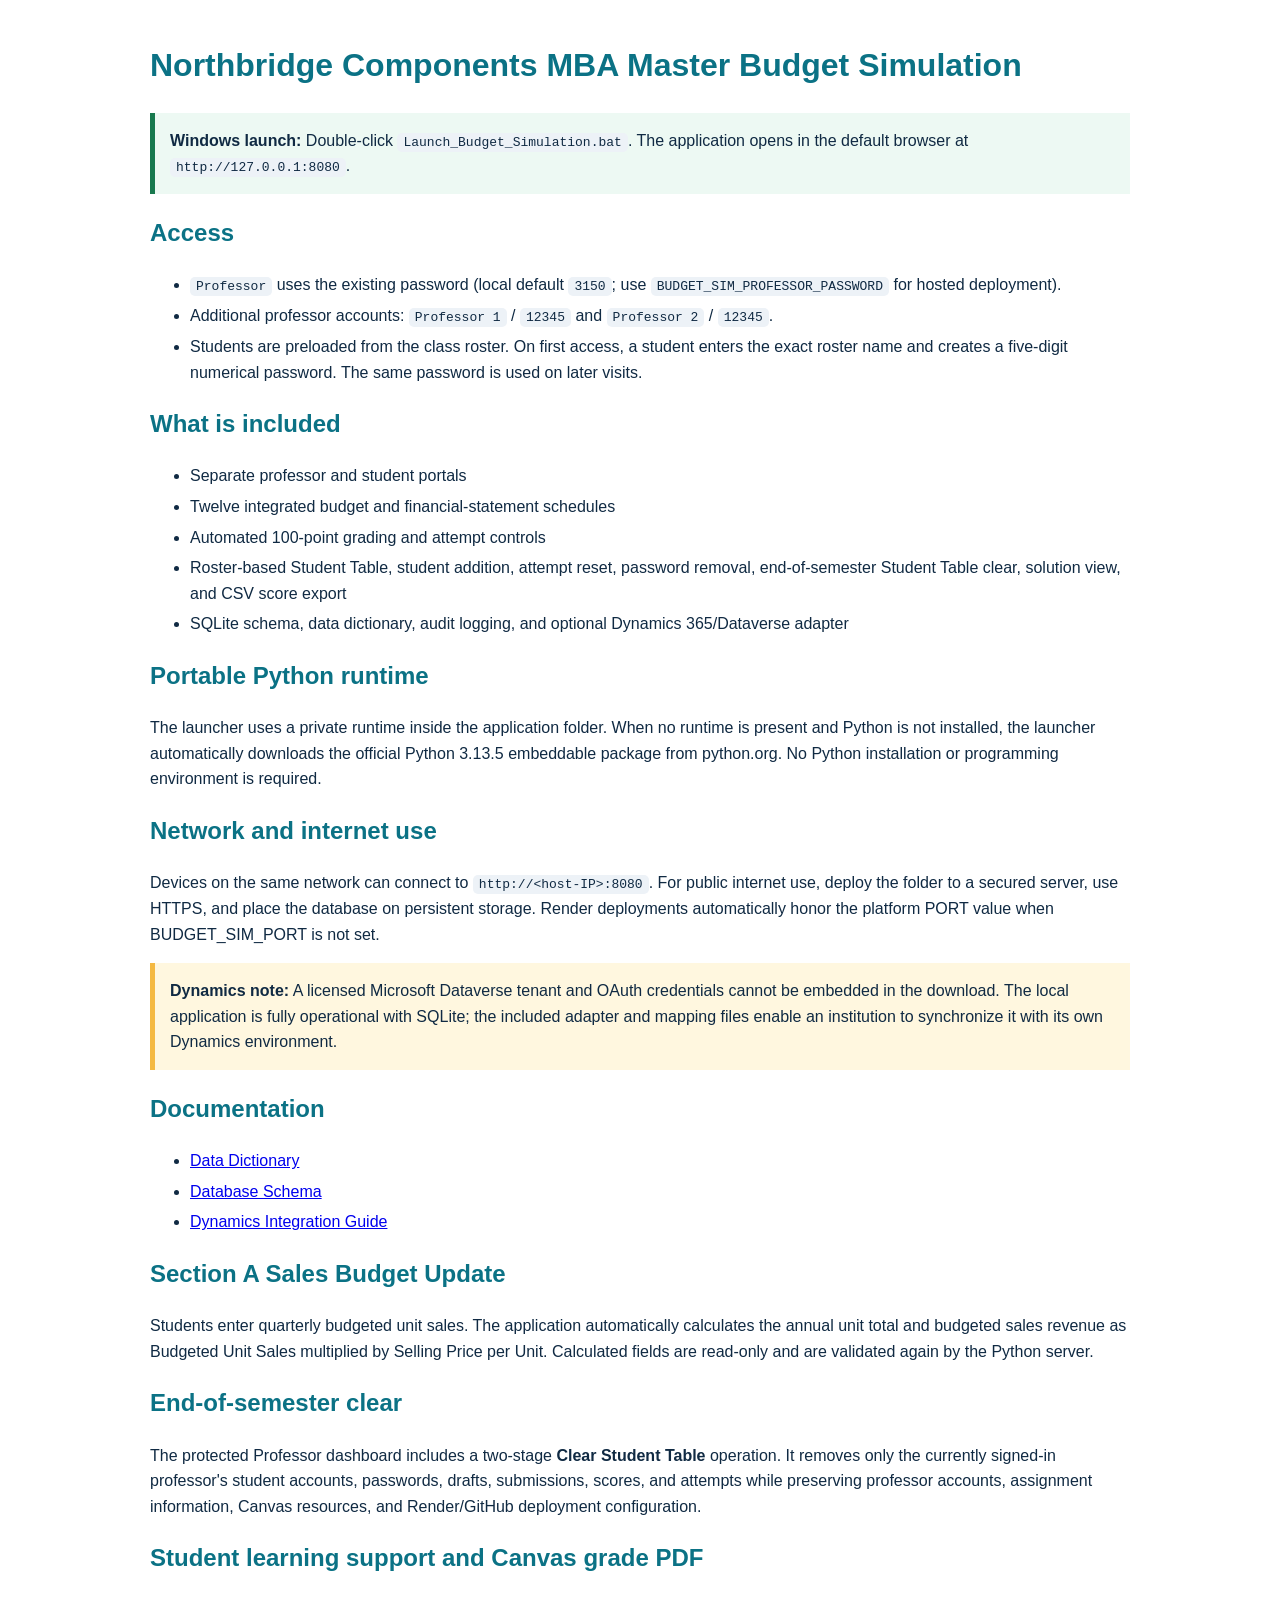
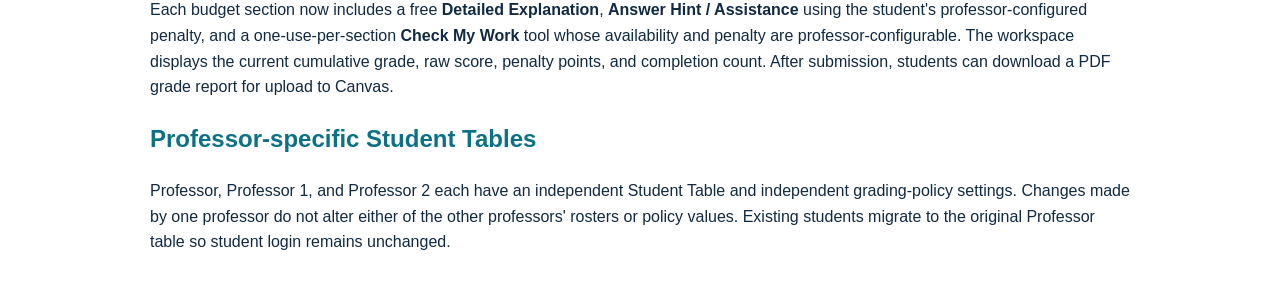
<file: README.html>
<!doctype html><html><head><meta charset="utf-8"><title>Northbridge MBA Budget Simulation</title><style>body{font-family:Segoe UI,Arial,sans-serif;max-width:980px;margin:40px auto;padding:0 20px;color:#102a43;line-height:1.6}h1,h2{color:#0b7285}code{background:#edf2f7;padding:2px 6px;border-radius:5px}.callout{background:#edf9f3;border-left:5px solid #18794e;padding:15px}.warn{background:#fff7df;border-left:5px solid #f4b942;padding:15px}li{margin:5px 0}</style></head><body>
<h1>Northbridge Components MBA Master Budget Simulation</h1>
<p class="callout"><strong>Windows launch:</strong> Double-click <code>Launch_Budget_Simulation.bat</code>. The application opens in the default browser at <code>http://127.0.0.1:8080</code>.</p>
<h2>Access</h2><ul><li><code>Professor</code> uses the existing password (local default <code>3150</code>; use <code>BUDGET_SIM_PROFESSOR_PASSWORD</code> for hosted deployment).</li><li>Additional professor accounts: <code>Professor 1</code> / <code>12345</code> and <code>Professor 2</code> / <code>12345</code>.</li><li>Students are preloaded from the class roster. On first access, a student enters the exact roster name and creates a five-digit numerical password. The same password is used on later visits.</li></ul>
<h2>What is included</h2><ul><li>Separate professor and student portals</li><li>Twelve integrated budget and financial-statement schedules</li><li>Automated 100-point grading and attempt controls</li><li>Roster-based Student Table, student addition, attempt reset, password removal, end-of-semester Student Table clear, solution view, and CSV score export</li><li>SQLite schema, data dictionary, audit logging, and optional Dynamics 365/Dataverse adapter</li></ul>
<h2>Portable Python runtime</h2><p>The launcher uses a private runtime inside the application folder. When no runtime is present and Python is not installed, the launcher automatically downloads the official Python 3.13.5 embeddable package from python.org. No Python installation or programming environment is required.</p>
<h2>Network and internet use</h2><p>Devices on the same network can connect to <code>http://&lt;host-IP&gt;:8080</code>. For public internet use, deploy the folder to a secured server, use HTTPS, and place the database on persistent storage. Render deployments automatically honor the platform PORT value when BUDGET_SIM_PORT is not set.</p>
<p class="warn"><strong>Dynamics note:</strong> A licensed Microsoft Dataverse tenant and OAuth credentials cannot be embedded in the download. The local application is fully operational with SQLite; the included adapter and mapping files enable an institution to synchronize it with its own Dynamics environment.</p>
<h2>Documentation</h2><ul><li><a href="docs/data_dictionary.html">Data Dictionary</a></li><li><a href="docs/schema.html">Database Schema</a></li><li><a href="docs/dynamics_integration.html">Dynamics Integration Guide</a></li></ul>
<section><h2>Section A Sales Budget Update</h2><p>Students enter quarterly budgeted unit sales. The application automatically calculates the annual unit total and budgeted sales revenue as Budgeted Unit Sales multiplied by Selling Price per Unit. Calculated fields are read-only and are validated again by the Python server.</p></section><h2>End-of-semester clear</h2><p>The protected Professor dashboard includes a two-stage <strong>Clear Student Table</strong> operation. It removes only the currently signed-in professor's student accounts, passwords, drafts, submissions, scores, and attempts while preserving professor accounts, assignment information, Canvas resources, and Render/GitHub deployment configuration.</p><section><h2>Student learning support and Canvas grade PDF</h2><p>Each budget section now includes a free <strong>Detailed Explanation</strong>, <strong>Answer Hint / Assistance</strong> using the student's professor-configured penalty, and a one-use-per-section <strong>Check My Work</strong> tool whose availability and penalty are professor-configurable. The workspace displays the current cumulative grade, raw score, penalty points, and completion count. After submission, students can download a PDF grade report for upload to Canvas.</p></section><section><h2>Professor-specific Student Tables</h2><p>Professor, Professor 1, and Professor 2 each have an independent Student Table and independent grading-policy settings. Changes made by one professor do not alter either of the other professors' rosters or policy values. Existing students migrate to the original Professor table so student login remains unchanged.</p></section></body></html>
</file>
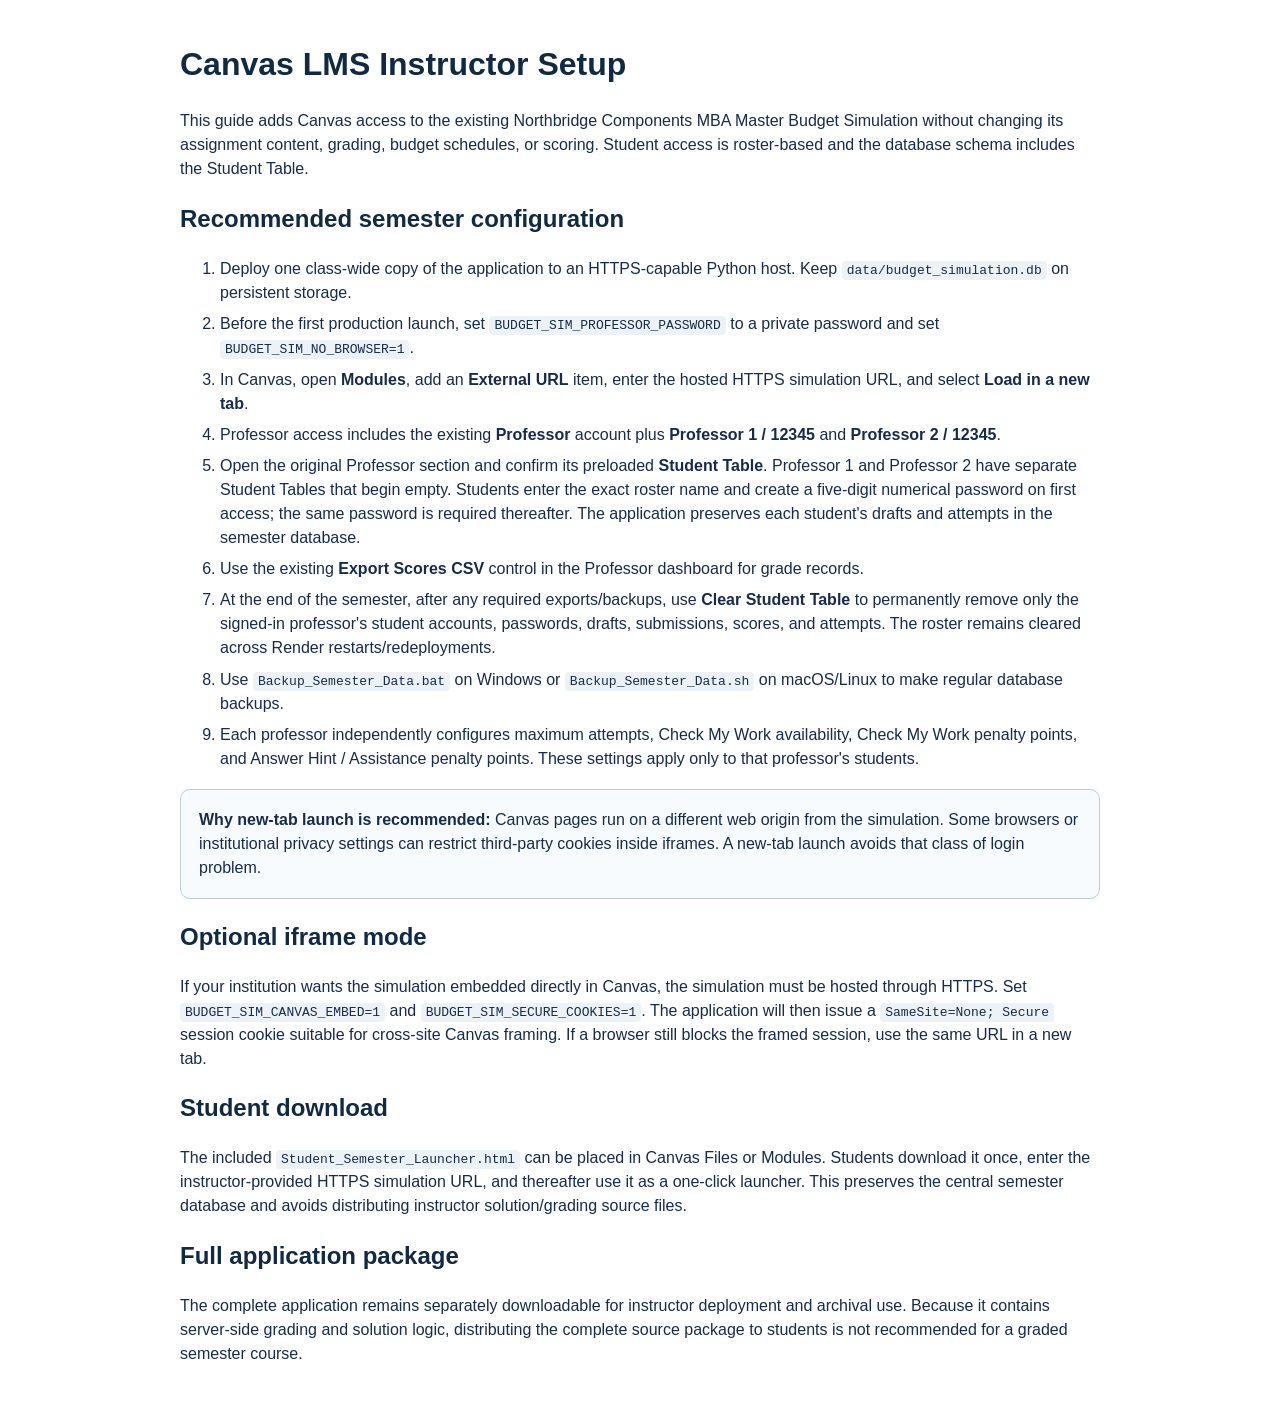
<file: canvas/Canvas_Instructor_Setup_Guide.html>
<!doctype html>
<html lang="en"><head><meta charset="utf-8"><meta name="viewport" content="width=device-width,initial-scale=1"><title>Canvas Instructor Setup — Northbridge MBA Budget Simulation</title>
<style>body{font-family:Arial,sans-serif;line-height:1.5;max-width:920px;margin:40px auto;padding:0 24px;color:#172b4d}h1,h2{color:#102a43}.box{border:1px solid #bcccdc;border-radius:10px;padding:18px;margin:18px 0;background:#f8fbfd}code{background:#edf2f7;padding:2px 5px;border-radius:4px}li{margin:.45rem 0}</style></head><body>
<h1>Canvas LMS Instructor Setup</h1>
<p>This guide adds Canvas access to the existing Northbridge Components MBA Master Budget Simulation without changing its assignment content, grading, budget schedules, or scoring. Student access is roster-based and the database schema includes the Student Table.</p>
<h2>Recommended semester configuration</h2>
<ol>
<li>Deploy one class-wide copy of the application to an HTTPS-capable Python host. Keep <code>data/budget_simulation.db</code> on persistent storage.</li>
<li>Before the first production launch, set <code>BUDGET_SIM_PROFESSOR_PASSWORD</code> to a private password and set <code>BUDGET_SIM_NO_BROWSER=1</code>.</li>
<li>In Canvas, open <strong>Modules</strong>, add an <strong>External URL</strong> item, enter the hosted HTTPS simulation URL, and select <strong>Load in a new tab</strong>.</li>
<li>Professor access includes the existing <strong>Professor</strong> account plus <strong>Professor 1 / 12345</strong> and <strong>Professor 2 / 12345</strong>.</li>
<li>Open the original Professor section and confirm its preloaded <strong>Student Table</strong>. Professor 1 and Professor 2 have separate Student Tables that begin empty. Students enter the exact roster name and create a five-digit numerical password on first access; the same password is required thereafter. The application preserves each student's drafts and attempts in the semester database.</li>
<li>Use the existing <strong>Export Scores CSV</strong> control in the Professor dashboard for grade records.</li>
<li>At the end of the semester, after any required exports/backups, use <strong>Clear Student Table</strong> to permanently remove only the signed-in professor's student accounts, passwords, drafts, submissions, scores, and attempts. The roster remains cleared across Render restarts/redeployments.</li>
<li>Use <code>Backup_Semester_Data.bat</code> on Windows or <code>Backup_Semester_Data.sh</code> on macOS/Linux to make regular database backups.</li>
<li>Each professor independently configures maximum attempts, Check My Work availability, Check My Work penalty points, and Answer Hint / Assistance penalty points. These settings apply only to that professor's students.</li></ol>
<div class="box"><strong>Why new-tab launch is recommended:</strong> Canvas pages run on a different web origin from the simulation. Some browsers or institutional privacy settings can restrict third-party cookies inside iframes. A new-tab launch avoids that class of login problem.</div>
<h2>Optional iframe mode</h2>
<p>If your institution wants the simulation embedded directly in Canvas, the simulation must be hosted through HTTPS. Set <code>BUDGET_SIM_CANVAS_EMBED=1</code> and <code>BUDGET_SIM_SECURE_COOKIES=1</code>. The application will then issue a <code>SameSite=None; Secure</code> session cookie suitable for cross-site Canvas framing. If a browser still blocks the framed session, use the same URL in a new tab.</p>
<h2>Student download</h2>
<p>The included <code>Student_Semester_Launcher.html</code> can be placed in Canvas Files or Modules. Students download it once, enter the instructor-provided HTTPS simulation URL, and thereafter use it as a one-click launcher. This preserves the central semester database and avoids distributing instructor solution/grading source files.</p>
<h2>Full application package</h2>
<p>The complete application remains separately downloadable for instructor deployment and archival use. Because it contains server-side grading and solution logic, distributing the complete source package to students is not recommended for a graded semester course.</p>
</body></html>
</file>
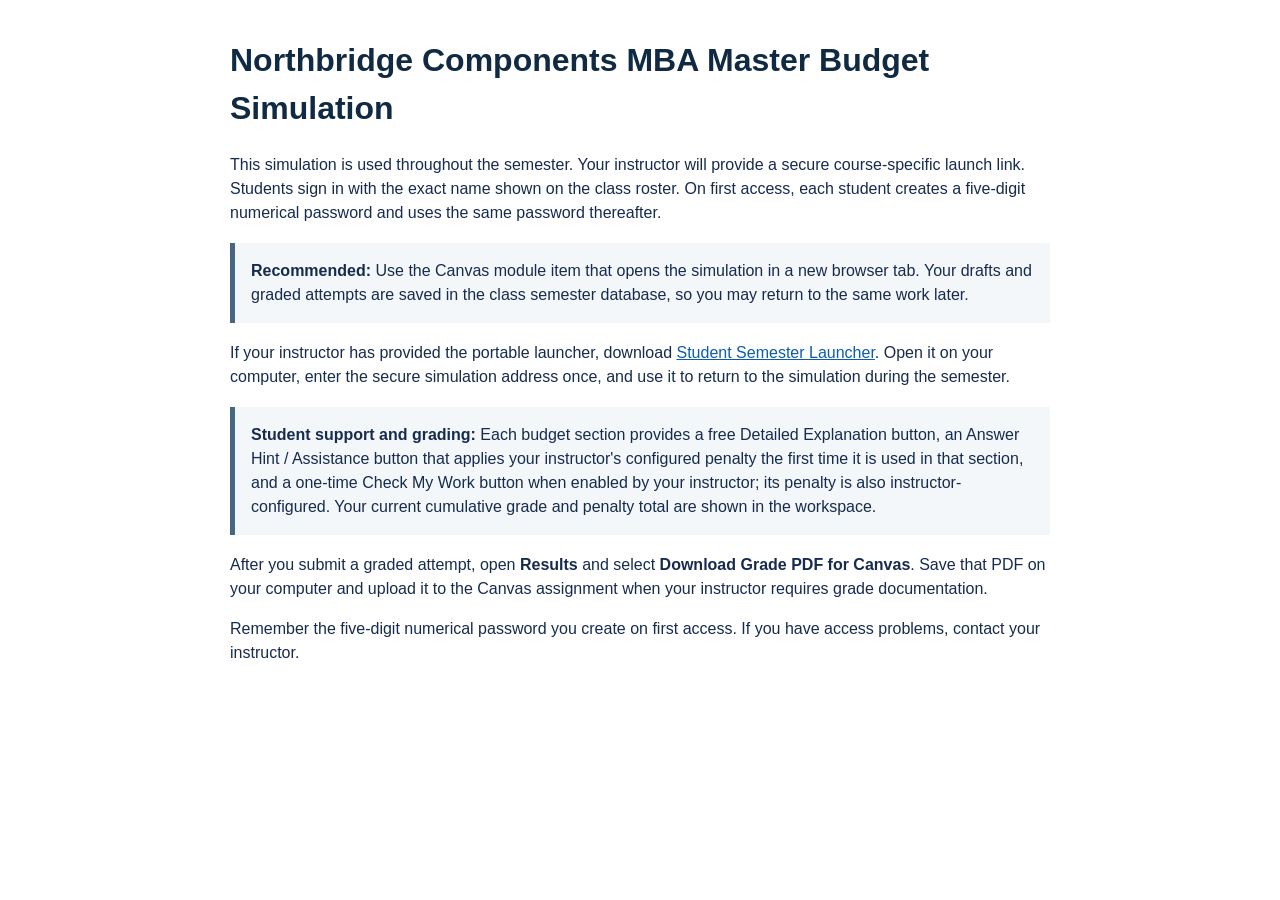
<file: canvas/Canvas_Start_Here.html>
<!doctype html>
<html lang="en"><head><meta charset="utf-8"><meta name="viewport" content="width=device-width,initial-scale=1"><title>Start Here — Northbridge MBA Budget Simulation</title>
<style>body{font-family:Arial,sans-serif;line-height:1.5;max-width:820px;margin:36px auto;padding:0 22px;color:#172b4d}h1{color:#102a43}.box{padding:16px;border-left:5px solid #486581;background:#f3f7fa;margin:18px 0}a{color:#0b5cab}</style></head><body>
<h1>Northbridge Components MBA Master Budget Simulation</h1>
<p>This simulation is used throughout the semester. Your instructor will provide a secure course-specific launch link. Students sign in with the exact name shown on the class roster. On first access, each student creates a five-digit numerical password and uses the same password thereafter.</p>
<div class="box"><strong>Recommended:</strong> Use the Canvas module item that opens the simulation in a new browser tab. Your drafts and graded attempts are saved in the class semester database, so you may return to the same work later.</div>
<p>If your instructor has provided the portable launcher, download <a href="Student_Semester_Launcher.html">Student Semester Launcher</a>. Open it on your computer, enter the secure simulation address once, and use it to return to the simulation during the semester.</p>
<div class="box"><strong>Student support and grading:</strong> Each budget section provides a free Detailed Explanation button, an Answer Hint / Assistance button that applies your instructor's configured penalty the first time it is used in that section, and a one-time Check My Work button when enabled by your instructor; its penalty is also instructor-configured. Your current cumulative grade and penalty total are shown in the workspace.</div>
<p>After you submit a graded attempt, open <strong>Results</strong> and select <strong>Download Grade PDF for Canvas</strong>. Save that PDF on your computer and upload it to the Canvas assignment when your instructor requires grade documentation.</p>
<p>Remember the five-digit numerical password you create on first access. If you have access problems, contact your instructor.</p>
</body></html>
</file>
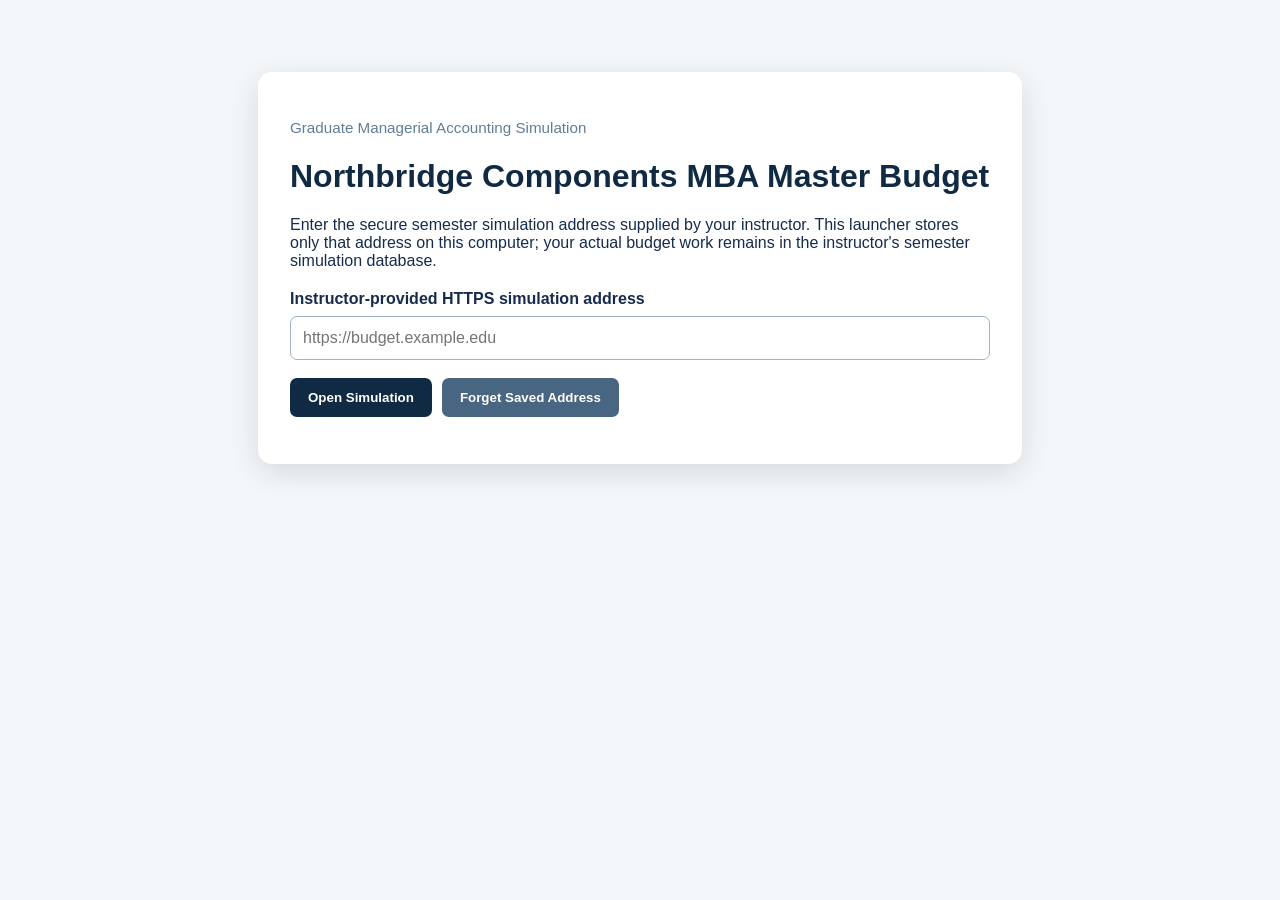
<file: canvas/Student_Semester_Launcher.html>
<!doctype html>
<html lang="en"><head><meta charset="utf-8"><meta name="viewport" content="width=device-width,initial-scale=1"><title>Northbridge MBA Budget Simulation — Semester Launcher</title>
<style>body{font-family:Arial,sans-serif;background:#f3f7fa;color:#172b4d;margin:0}.card{max-width:700px;margin:8vh auto;background:#fff;padding:32px;border-radius:14px;box-shadow:0 8px 30px rgba(0,0,0,.12)}h1{color:#102a43}label{display:block;font-weight:700;margin:20px 0 8px}input{width:100%;box-sizing:border-box;padding:12px;border:1px solid #9fb3c8;border-radius:7px;font-size:16px}button{margin-top:18px;padding:12px 18px;border:0;border-radius:7px;background:#102a43;color:#fff;font-weight:700;cursor:pointer}.secondary{background:#486581}.muted{color:#627d98;font-size:.95rem}.row{display:flex;gap:10px;flex-wrap:wrap}</style></head><body><main class="card">
<p class="muted">Graduate Managerial Accounting Simulation</p><h1>Northbridge Components MBA Master Budget</h1>
<p>Enter the secure semester simulation address supplied by your instructor. This launcher stores only that address on this computer; your actual budget work remains in the instructor's semester simulation database.</p>
<label for="url">Instructor-provided HTTPS simulation address</label><input id="url" type="url" placeholder="https://budget.example.edu" autocomplete="url">
<div class="row"><button id="launch">Open Simulation</button><button id="clear" class="secondary" type="button">Forget Saved Address</button></div>
<p id="status" class="muted"></p></main>
<script>
const key='northbridge_budget_simulation_url'; const input=document.getElementById('url'); const status=document.getElementById('status');
input.value=localStorage.getItem(key)||'';
document.getElementById('launch').addEventListener('click',()=>{let v=input.value.trim(); if(!v){status.textContent='Enter the simulation address supplied by your instructor.';return;} try{const u=new URL(v); if(u.protocol!=='https:'){status.textContent='For semester Canvas use, enter an HTTPS address.';return;} localStorage.setItem(key,u.href.replace(/\/$/,'')); window.open(u.href,'_blank','noopener'); status.textContent='Simulation opened in a new browser tab.';}catch(e){status.textContent='Enter a valid web address.';}});
document.getElementById('clear').addEventListener('click',()=>{localStorage.removeItem(key); input.value=''; status.textContent='Saved address removed.';});
</script></body></html>
</file>
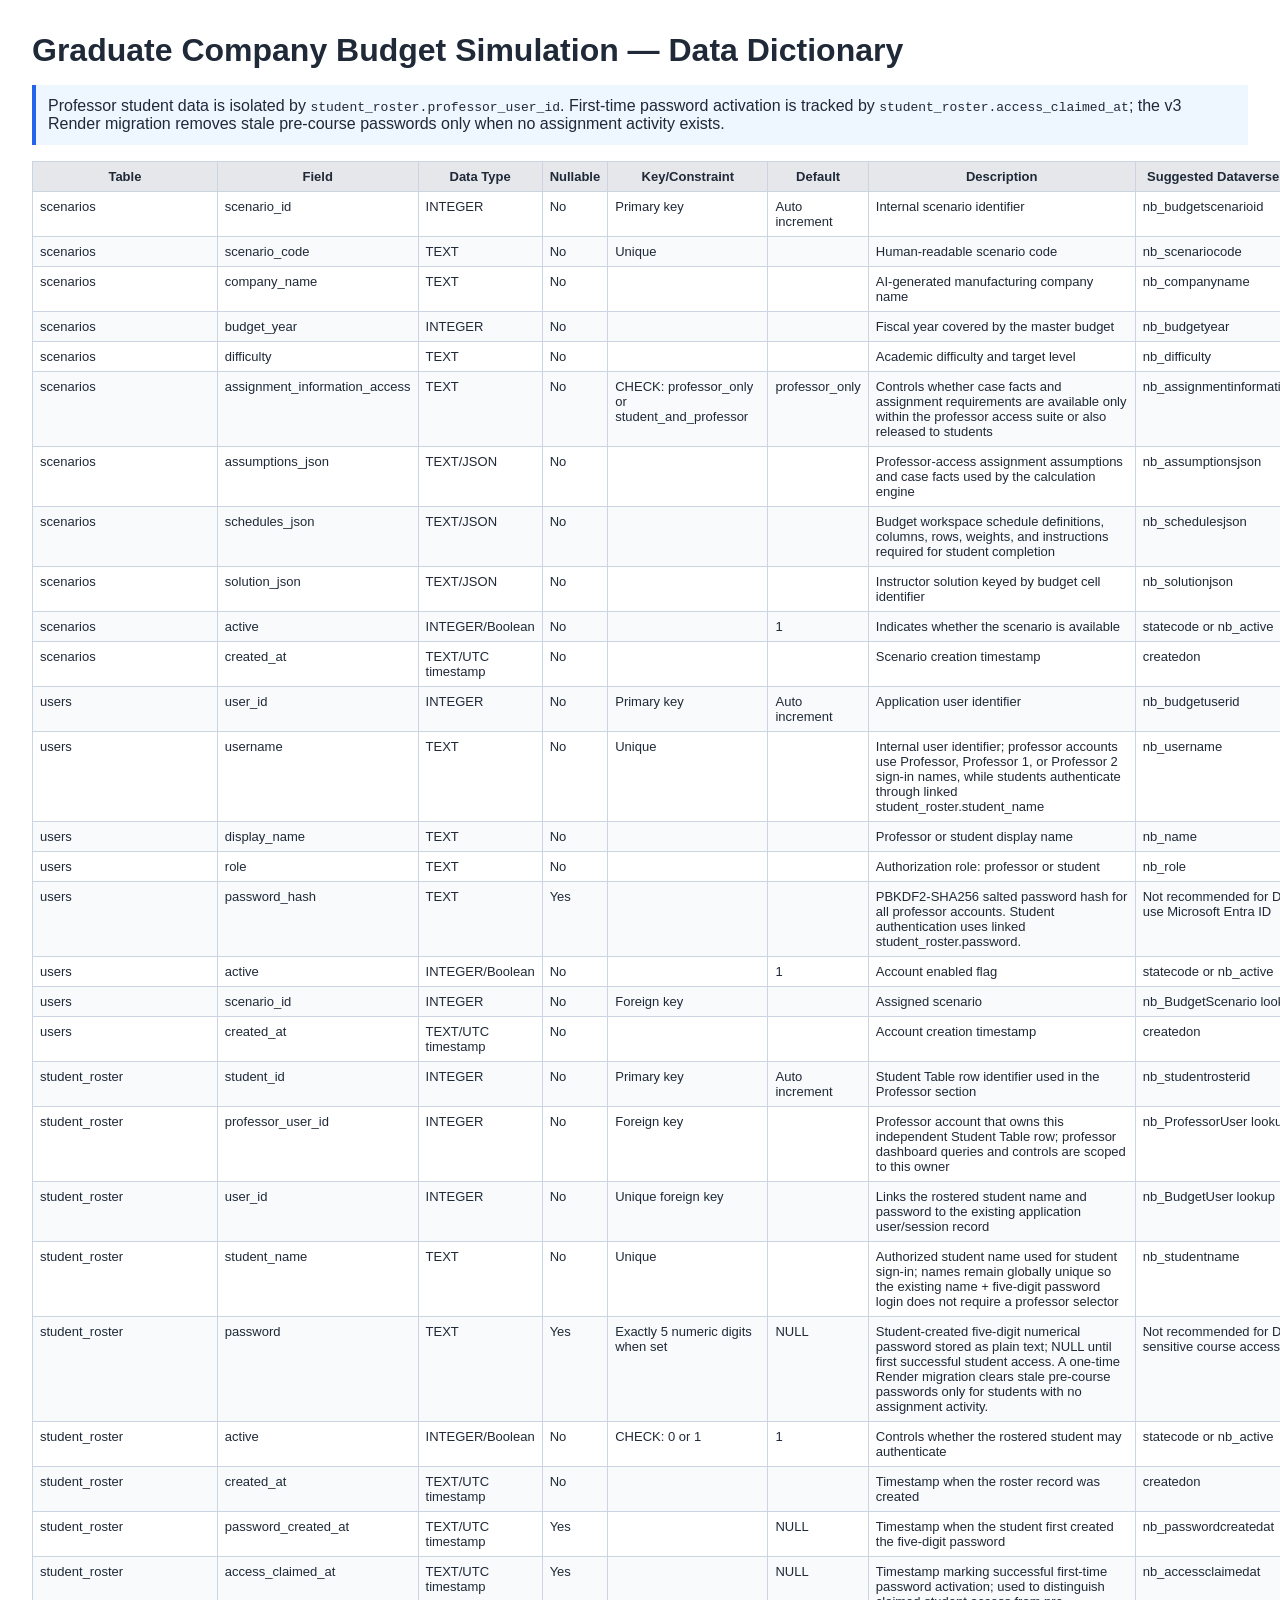
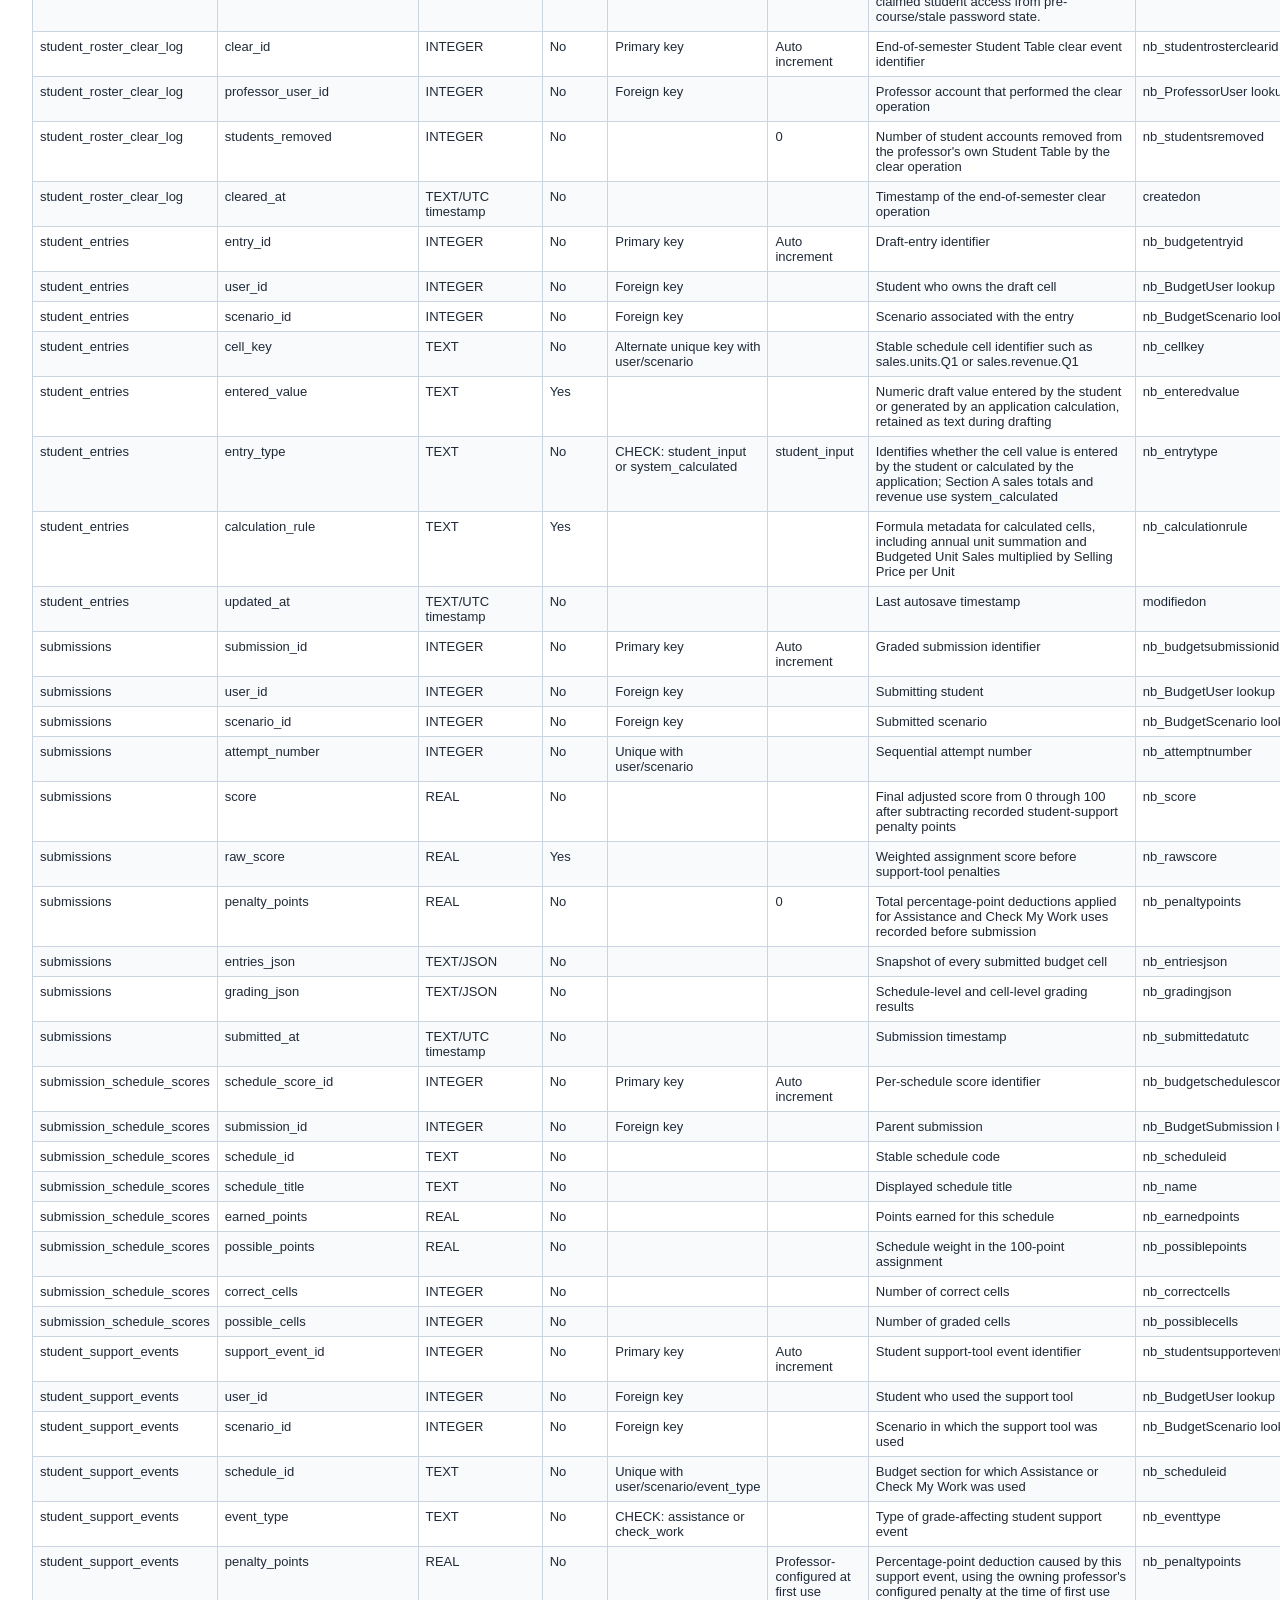
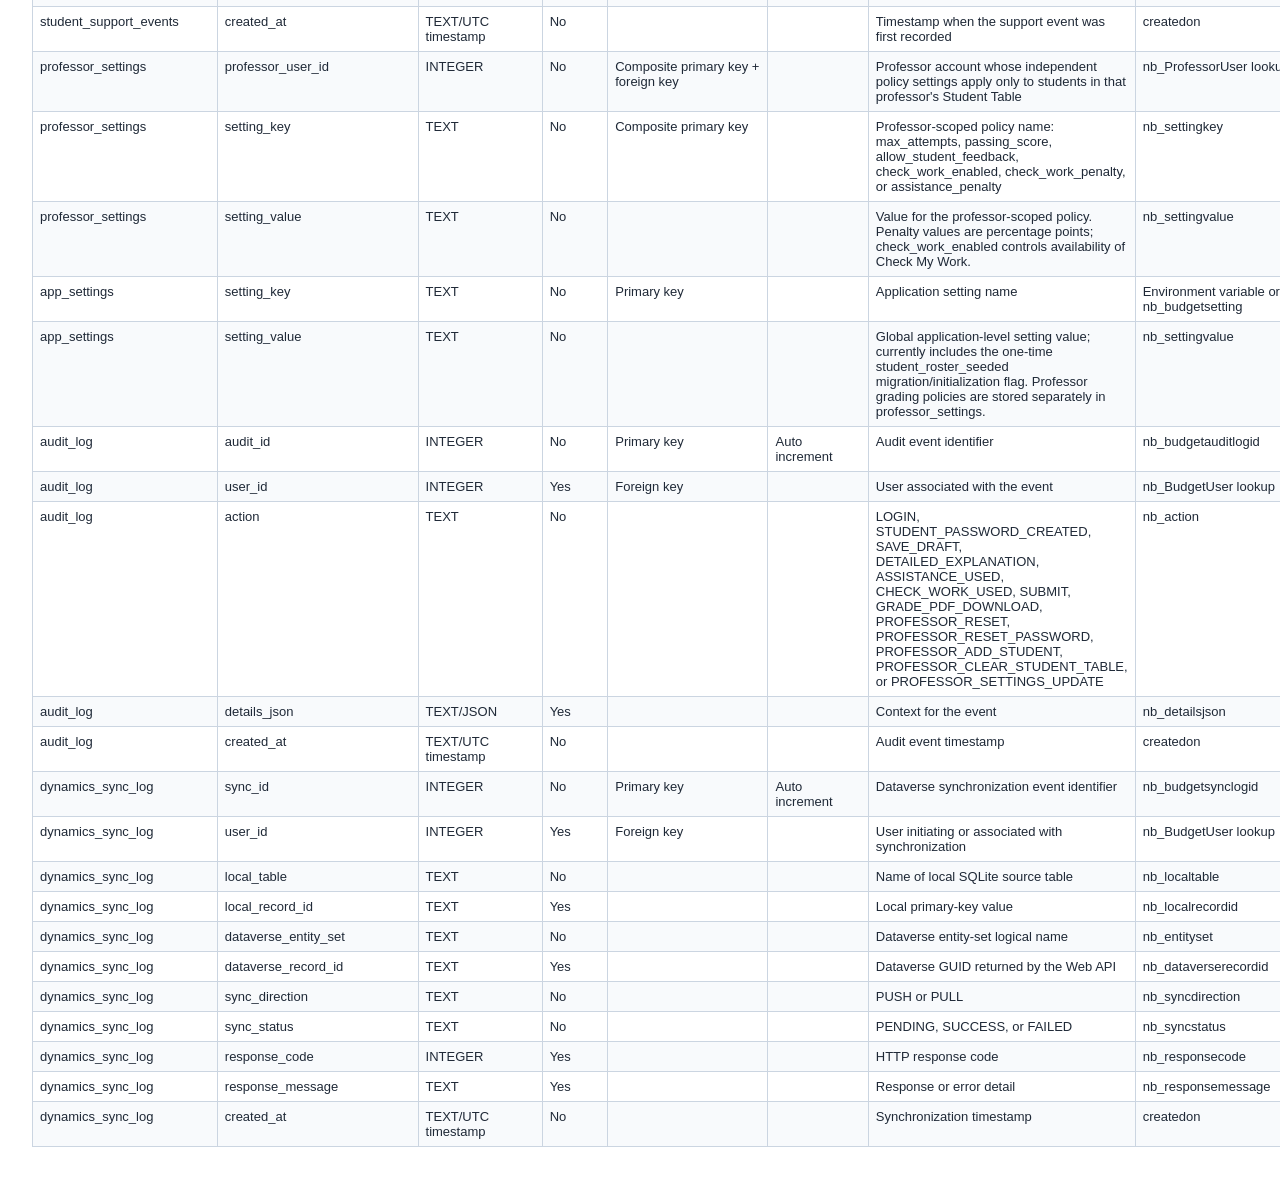
<file: docs/data_dictionary.html>
<!doctype html><html><head><meta charset="utf-8"><title>Data Dictionary</title><style>body{font-family:Arial,sans-serif;margin:32px;color:#1f2937}h1{margin-bottom:6px}.note{background:#eef6ff;border-left:4px solid #2563eb;padding:12px;margin:16px 0}table{border-collapse:collapse;width:100%;font-size:13px}th,td{border:1px solid #cbd5e1;padding:7px;vertical-align:top}th{background:#e5e7eb;position:sticky;top:0}tr:nth-child(even){background:#f8fafc}</style></head><body><h1>Graduate Company Budget Simulation — Data Dictionary</h1><div class="note">Professor student data is isolated by <code>student_roster.professor_user_id</code>. First-time password activation is tracked by <code>student_roster.access_claimed_at</code>; the v3 Render migration removes stale pre-course passwords only when no assignment activity exists.</div><table><thead><tr><th>Table</th><th>Field</th><th>Data Type</th><th>Nullable</th><th>Key/Constraint</th><th>Default</th><th>Description</th><th>Suggested Dataverse Column</th></tr></thead><tbody><tr><td>scenarios</td><td>scenario_id</td><td>INTEGER</td><td>No</td><td>Primary key</td><td>Auto increment</td><td>Internal scenario identifier</td><td>nb_budgetscenarioid</td></tr><tr><td>scenarios</td><td>scenario_code</td><td>TEXT</td><td>No</td><td>Unique</td><td></td><td>Human-readable scenario code</td><td>nb_scenariocode</td></tr><tr><td>scenarios</td><td>company_name</td><td>TEXT</td><td>No</td><td></td><td></td><td>AI-generated manufacturing company name</td><td>nb_companyname</td></tr><tr><td>scenarios</td><td>budget_year</td><td>INTEGER</td><td>No</td><td></td><td></td><td>Fiscal year covered by the master budget</td><td>nb_budgetyear</td></tr><tr><td>scenarios</td><td>difficulty</td><td>TEXT</td><td>No</td><td></td><td></td><td>Academic difficulty and target level</td><td>nb_difficulty</td></tr><tr><td>scenarios</td><td>assignment_information_access</td><td>TEXT</td><td>No</td><td>CHECK: professor_only or student_and_professor</td><td>professor_only</td><td>Controls whether case facts and assignment requirements are available only within the professor access suite or also released to students</td><td>nb_assignmentinformationaccess</td></tr><tr><td>scenarios</td><td>assumptions_json</td><td>TEXT/JSON</td><td>No</td><td></td><td></td><td>Professor-access assignment assumptions and case facts used by the calculation engine</td><td>nb_assumptionsjson</td></tr><tr><td>scenarios</td><td>schedules_json</td><td>TEXT/JSON</td><td>No</td><td></td><td></td><td>Budget workspace schedule definitions, columns, rows, weights, and instructions required for student completion</td><td>nb_schedulesjson</td></tr><tr><td>scenarios</td><td>solution_json</td><td>TEXT/JSON</td><td>No</td><td></td><td></td><td>Instructor solution keyed by budget cell identifier</td><td>nb_solutionjson</td></tr><tr><td>scenarios</td><td>active</td><td>INTEGER/Boolean</td><td>No</td><td></td><td>1</td><td>Indicates whether the scenario is available</td><td>statecode or nb_active</td></tr><tr><td>scenarios</td><td>created_at</td><td>TEXT/UTC timestamp</td><td>No</td><td></td><td></td><td>Scenario creation timestamp</td><td>createdon</td></tr><tr><td>users</td><td>user_id</td><td>INTEGER</td><td>No</td><td>Primary key</td><td>Auto increment</td><td>Application user identifier</td><td>nb_budgetuserid</td></tr><tr><td>users</td><td>username</td><td>TEXT</td><td>No</td><td>Unique</td><td></td><td>Internal user identifier; professor accounts use Professor, Professor 1, or Professor 2 sign-in names, while students authenticate through linked student_roster.student_name</td><td>nb_username</td></tr><tr><td>users</td><td>display_name</td><td>TEXT</td><td>No</td><td></td><td></td><td>Professor or student display name</td><td>nb_name</td></tr><tr><td>users</td><td>role</td><td>TEXT</td><td>No</td><td></td><td></td><td>Authorization role: professor or student</td><td>nb_role</td></tr><tr><td>users</td><td>password_hash</td><td>TEXT</td><td>Yes</td><td></td><td></td><td>PBKDF2-SHA256 salted password hash for all professor accounts. Student authentication uses linked student_roster.password.</td><td>Not recommended for Dataverse; use Microsoft Entra ID</td></tr><tr><td>users</td><td>active</td><td>INTEGER/Boolean</td><td>No</td><td></td><td>1</td><td>Account enabled flag</td><td>statecode or nb_active</td></tr><tr><td>users</td><td>scenario_id</td><td>INTEGER</td><td>No</td><td>Foreign key</td><td></td><td>Assigned scenario</td><td>nb_BudgetScenario lookup</td></tr><tr><td>users</td><td>created_at</td><td>TEXT/UTC timestamp</td><td>No</td><td></td><td></td><td>Account creation timestamp</td><td>createdon</td></tr><tr><td>student_roster</td><td>student_id</td><td>INTEGER</td><td>No</td><td>Primary key</td><td>Auto increment</td><td>Student Table row identifier used in the Professor section</td><td>nb_studentrosterid</td></tr><tr><td>student_roster</td><td>professor_user_id</td><td>INTEGER</td><td>No</td><td>Foreign key</td><td></td><td>Professor account that owns this independent Student Table row; professor dashboard queries and controls are scoped to this owner</td><td>nb_ProfessorUser lookup</td></tr><tr><td>student_roster</td><td>user_id</td><td>INTEGER</td><td>No</td><td>Unique foreign key</td><td></td><td>Links the rostered student name and password to the existing application user/session record</td><td>nb_BudgetUser lookup</td></tr><tr><td>student_roster</td><td>student_name</td><td>TEXT</td><td>No</td><td>Unique</td><td></td><td>Authorized student name used for student sign-in; names remain globally unique so the existing name + five-digit password login does not require a professor selector</td><td>nb_studentname</td></tr><tr><td>student_roster</td><td>password</td><td>TEXT</td><td>Yes</td><td>Exactly 5 numeric digits when set</td><td>NULL</td><td>Student-created five-digit numerical password stored as plain text; NULL until first successful student access. A one-time Render migration clears stale pre-course passwords only for students with no assignment activity.</td><td>Not recommended for Dataverse; sensitive course access field</td></tr><tr><td>student_roster</td><td>active</td><td>INTEGER/Boolean</td><td>No</td><td>CHECK: 0 or 1</td><td>1</td><td>Controls whether the rostered student may authenticate</td><td>statecode or nb_active</td></tr><tr><td>student_roster</td><td>created_at</td><td>TEXT/UTC timestamp</td><td>No</td><td></td><td></td><td>Timestamp when the roster record was created</td><td>createdon</td></tr><tr><td>student_roster</td><td>password_created_at</td><td>TEXT/UTC timestamp</td><td>Yes</td><td></td><td>NULL</td><td>Timestamp when the student first created the five-digit password</td><td>nb_passwordcreatedat</td></tr><tr><td>student_roster</td><td>access_claimed_at</td><td>TEXT/UTC timestamp</td><td>Yes</td><td></td><td>NULL</td><td>Timestamp marking successful first-time password activation; used to distinguish claimed student access from pre-course/stale password state.</td><td>nb_accessclaimedat</td></tr><tr><td>student_roster_clear_log</td><td>clear_id</td><td>INTEGER</td><td>No</td><td>Primary key</td><td>Auto increment</td><td>End-of-semester Student Table clear event identifier</td><td>nb_studentrosterclearid</td></tr><tr><td>student_roster_clear_log</td><td>professor_user_id</td><td>INTEGER</td><td>No</td><td>Foreign key</td><td></td><td>Professor account that performed the clear operation</td><td>nb_ProfessorUser lookup</td></tr><tr><td>student_roster_clear_log</td><td>students_removed</td><td>INTEGER</td><td>No</td><td></td><td>0</td><td>Number of student accounts removed from the professor&#x27;s own Student Table by the clear operation</td><td>nb_studentsremoved</td></tr><tr><td>student_roster_clear_log</td><td>cleared_at</td><td>TEXT/UTC timestamp</td><td>No</td><td></td><td></td><td>Timestamp of the end-of-semester clear operation</td><td>createdon</td></tr><tr><td>student_entries</td><td>entry_id</td><td>INTEGER</td><td>No</td><td>Primary key</td><td>Auto increment</td><td>Draft-entry identifier</td><td>nb_budgetentryid</td></tr><tr><td>student_entries</td><td>user_id</td><td>INTEGER</td><td>No</td><td>Foreign key</td><td></td><td>Student who owns the draft cell</td><td>nb_BudgetUser lookup</td></tr><tr><td>student_entries</td><td>scenario_id</td><td>INTEGER</td><td>No</td><td>Foreign key</td><td></td><td>Scenario associated with the entry</td><td>nb_BudgetScenario lookup</td></tr><tr><td>student_entries</td><td>cell_key</td><td>TEXT</td><td>No</td><td>Alternate unique key with user/scenario</td><td></td><td>Stable schedule cell identifier such as sales.units.Q1 or sales.revenue.Q1</td><td>nb_cellkey</td></tr><tr><td>student_entries</td><td>entered_value</td><td>TEXT</td><td>Yes</td><td></td><td></td><td>Numeric draft value entered by the student or generated by an application calculation, retained as text during drafting</td><td>nb_enteredvalue</td></tr><tr><td>student_entries</td><td>entry_type</td><td>TEXT</td><td>No</td><td>CHECK: student_input or system_calculated</td><td>student_input</td><td>Identifies whether the cell value is entered by the student or calculated by the application; Section A sales totals and revenue use system_calculated</td><td>nb_entrytype</td></tr><tr><td>student_entries</td><td>calculation_rule</td><td>TEXT</td><td>Yes</td><td></td><td></td><td>Formula metadata for calculated cells, including annual unit summation and Budgeted Unit Sales multiplied by Selling Price per Unit</td><td>nb_calculationrule</td></tr><tr><td>student_entries</td><td>updated_at</td><td>TEXT/UTC timestamp</td><td>No</td><td></td><td></td><td>Last autosave timestamp</td><td>modifiedon</td></tr><tr><td>submissions</td><td>submission_id</td><td>INTEGER</td><td>No</td><td>Primary key</td><td>Auto increment</td><td>Graded submission identifier</td><td>nb_budgetsubmissionid</td></tr><tr><td>submissions</td><td>user_id</td><td>INTEGER</td><td>No</td><td>Foreign key</td><td></td><td>Submitting student</td><td>nb_BudgetUser lookup</td></tr><tr><td>submissions</td><td>scenario_id</td><td>INTEGER</td><td>No</td><td>Foreign key</td><td></td><td>Submitted scenario</td><td>nb_BudgetScenario lookup</td></tr><tr><td>submissions</td><td>attempt_number</td><td>INTEGER</td><td>No</td><td>Unique with user/scenario</td><td></td><td>Sequential attempt number</td><td>nb_attemptnumber</td></tr><tr><td>submissions</td><td>score</td><td>REAL</td><td>No</td><td></td><td></td><td>Final adjusted score from 0 through 100 after subtracting recorded student-support penalty points</td><td>nb_score</td></tr><tr><td>submissions</td><td>raw_score</td><td>REAL</td><td>Yes</td><td></td><td></td><td>Weighted assignment score before support-tool penalties</td><td>nb_rawscore</td></tr><tr><td>submissions</td><td>penalty_points</td><td>REAL</td><td>No</td><td></td><td>0</td><td>Total percentage-point deductions applied for Assistance and Check My Work uses recorded before submission</td><td>nb_penaltypoints</td></tr><tr><td>submissions</td><td>entries_json</td><td>TEXT/JSON</td><td>No</td><td></td><td></td><td>Snapshot of every submitted budget cell</td><td>nb_entriesjson</td></tr><tr><td>submissions</td><td>grading_json</td><td>TEXT/JSON</td><td>No</td><td></td><td></td><td>Schedule-level and cell-level grading results</td><td>nb_gradingjson</td></tr><tr><td>submissions</td><td>submitted_at</td><td>TEXT/UTC timestamp</td><td>No</td><td></td><td></td><td>Submission timestamp</td><td>nb_submittedatutc</td></tr><tr><td>submission_schedule_scores</td><td>schedule_score_id</td><td>INTEGER</td><td>No</td><td>Primary key</td><td>Auto increment</td><td>Per-schedule score identifier</td><td>nb_budgetschedulescoreid</td></tr><tr><td>submission_schedule_scores</td><td>submission_id</td><td>INTEGER</td><td>No</td><td>Foreign key</td><td></td><td>Parent submission</td><td>nb_BudgetSubmission lookup</td></tr><tr><td>submission_schedule_scores</td><td>schedule_id</td><td>TEXT</td><td>No</td><td></td><td></td><td>Stable schedule code</td><td>nb_scheduleid</td></tr><tr><td>submission_schedule_scores</td><td>schedule_title</td><td>TEXT</td><td>No</td><td></td><td></td><td>Displayed schedule title</td><td>nb_name</td></tr><tr><td>submission_schedule_scores</td><td>earned_points</td><td>REAL</td><td>No</td><td></td><td></td><td>Points earned for this schedule</td><td>nb_earnedpoints</td></tr><tr><td>submission_schedule_scores</td><td>possible_points</td><td>REAL</td><td>No</td><td></td><td></td><td>Schedule weight in the 100-point assignment</td><td>nb_possiblepoints</td></tr><tr><td>submission_schedule_scores</td><td>correct_cells</td><td>INTEGER</td><td>No</td><td></td><td></td><td>Number of correct cells</td><td>nb_correctcells</td></tr><tr><td>submission_schedule_scores</td><td>possible_cells</td><td>INTEGER</td><td>No</td><td></td><td></td><td>Number of graded cells</td><td>nb_possiblecells</td></tr><tr><td>student_support_events</td><td>support_event_id</td><td>INTEGER</td><td>No</td><td>Primary key</td><td>Auto increment</td><td>Student support-tool event identifier</td><td>nb_studentsupporteventid</td></tr><tr><td>student_support_events</td><td>user_id</td><td>INTEGER</td><td>No</td><td>Foreign key</td><td></td><td>Student who used the support tool</td><td>nb_BudgetUser lookup</td></tr><tr><td>student_support_events</td><td>scenario_id</td><td>INTEGER</td><td>No</td><td>Foreign key</td><td></td><td>Scenario in which the support tool was used</td><td>nb_BudgetScenario lookup</td></tr><tr><td>student_support_events</td><td>schedule_id</td><td>TEXT</td><td>No</td><td>Unique with user/scenario/event_type</td><td></td><td>Budget section for which Assistance or Check My Work was used</td><td>nb_scheduleid</td></tr><tr><td>student_support_events</td><td>event_type</td><td>TEXT</td><td>No</td><td>CHECK: assistance or check_work</td><td></td><td>Type of grade-affecting student support event</td><td>nb_eventtype</td></tr><tr><td>student_support_events</td><td>penalty_points</td><td>REAL</td><td>No</td><td></td><td>Professor-configured at first use</td><td>Percentage-point deduction caused by this support event, using the owning professor&#x27;s configured penalty at the time of first use</td><td>nb_penaltypoints</td></tr><tr><td>student_support_events</td><td>created_at</td><td>TEXT/UTC timestamp</td><td>No</td><td></td><td></td><td>Timestamp when the support event was first recorded</td><td>createdon</td></tr><tr><td>professor_settings</td><td>professor_user_id</td><td>INTEGER</td><td>No</td><td>Composite primary key + foreign key</td><td></td><td>Professor account whose independent policy settings apply only to students in that professor&#x27;s Student Table</td><td>nb_ProfessorUser lookup</td></tr><tr><td>professor_settings</td><td>setting_key</td><td>TEXT</td><td>No</td><td>Composite primary key</td><td></td><td>Professor-scoped policy name: max_attempts, passing_score, allow_student_feedback, check_work_enabled, check_work_penalty, or assistance_penalty</td><td>nb_settingkey</td></tr><tr><td>professor_settings</td><td>setting_value</td><td>TEXT</td><td>No</td><td></td><td></td><td>Value for the professor-scoped policy. Penalty values are percentage points; check_work_enabled controls availability of Check My Work.</td><td>nb_settingvalue</td></tr><tr><td>app_settings</td><td>setting_key</td><td>TEXT</td><td>No</td><td>Primary key</td><td></td><td>Application setting name</td><td>Environment variable or nb_budgetsetting</td></tr><tr><td>app_settings</td><td>setting_value</td><td>TEXT</td><td>No</td><td></td><td></td><td>Global application-level setting value; currently includes the one-time student_roster_seeded migration/initialization flag. Professor grading policies are stored separately in professor_settings.</td><td>nb_settingvalue</td></tr><tr><td>audit_log</td><td>audit_id</td><td>INTEGER</td><td>No</td><td>Primary key</td><td>Auto increment</td><td>Audit event identifier</td><td>nb_budgetauditlogid</td></tr><tr><td>audit_log</td><td>user_id</td><td>INTEGER</td><td>Yes</td><td>Foreign key</td><td></td><td>User associated with the event</td><td>nb_BudgetUser lookup</td></tr><tr><td>audit_log</td><td>action</td><td>TEXT</td><td>No</td><td></td><td></td><td>LOGIN, STUDENT_PASSWORD_CREATED, SAVE_DRAFT, DETAILED_EXPLANATION, ASSISTANCE_USED, CHECK_WORK_USED, SUBMIT, GRADE_PDF_DOWNLOAD, PROFESSOR_RESET, PROFESSOR_RESET_PASSWORD, PROFESSOR_ADD_STUDENT, PROFESSOR_CLEAR_STUDENT_TABLE, or PROFESSOR_SETTINGS_UPDATE</td><td>nb_action</td></tr><tr><td>audit_log</td><td>details_json</td><td>TEXT/JSON</td><td>Yes</td><td></td><td></td><td>Context for the event</td><td>nb_detailsjson</td></tr><tr><td>audit_log</td><td>created_at</td><td>TEXT/UTC timestamp</td><td>No</td><td></td><td></td><td>Audit event timestamp</td><td>createdon</td></tr><tr><td>dynamics_sync_log</td><td>sync_id</td><td>INTEGER</td><td>No</td><td>Primary key</td><td>Auto increment</td><td>Dataverse synchronization event identifier</td><td>nb_budgetsynclogid</td></tr><tr><td>dynamics_sync_log</td><td>user_id</td><td>INTEGER</td><td>Yes</td><td>Foreign key</td><td></td><td>User initiating or associated with synchronization</td><td>nb_BudgetUser lookup</td></tr><tr><td>dynamics_sync_log</td><td>local_table</td><td>TEXT</td><td>No</td><td></td><td></td><td>Name of local SQLite source table</td><td>nb_localtable</td></tr><tr><td>dynamics_sync_log</td><td>local_record_id</td><td>TEXT</td><td>Yes</td><td></td><td></td><td>Local primary-key value</td><td>nb_localrecordid</td></tr><tr><td>dynamics_sync_log</td><td>dataverse_entity_set</td><td>TEXT</td><td>No</td><td></td><td></td><td>Dataverse entity-set logical name</td><td>nb_entityset</td></tr><tr><td>dynamics_sync_log</td><td>dataverse_record_id</td><td>TEXT</td><td>Yes</td><td></td><td></td><td>Dataverse GUID returned by the Web API</td><td>nb_dataverserecordid</td></tr><tr><td>dynamics_sync_log</td><td>sync_direction</td><td>TEXT</td><td>No</td><td></td><td></td><td>PUSH or PULL</td><td>nb_syncdirection</td></tr><tr><td>dynamics_sync_log</td><td>sync_status</td><td>TEXT</td><td>No</td><td></td><td></td><td>PENDING, SUCCESS, or FAILED</td><td>nb_syncstatus</td></tr><tr><td>dynamics_sync_log</td><td>response_code</td><td>INTEGER</td><td>Yes</td><td></td><td></td><td>HTTP response code</td><td>nb_responsecode</td></tr><tr><td>dynamics_sync_log</td><td>response_message</td><td>TEXT</td><td>Yes</td><td></td><td></td><td>Response or error detail</td><td>nb_responsemessage</td></tr><tr><td>dynamics_sync_log</td><td>created_at</td><td>TEXT/UTC timestamp</td><td>No</td><td></td><td></td><td>Synchronization timestamp</td><td>createdon</td></tr></tbody></table></body></html>
</file>
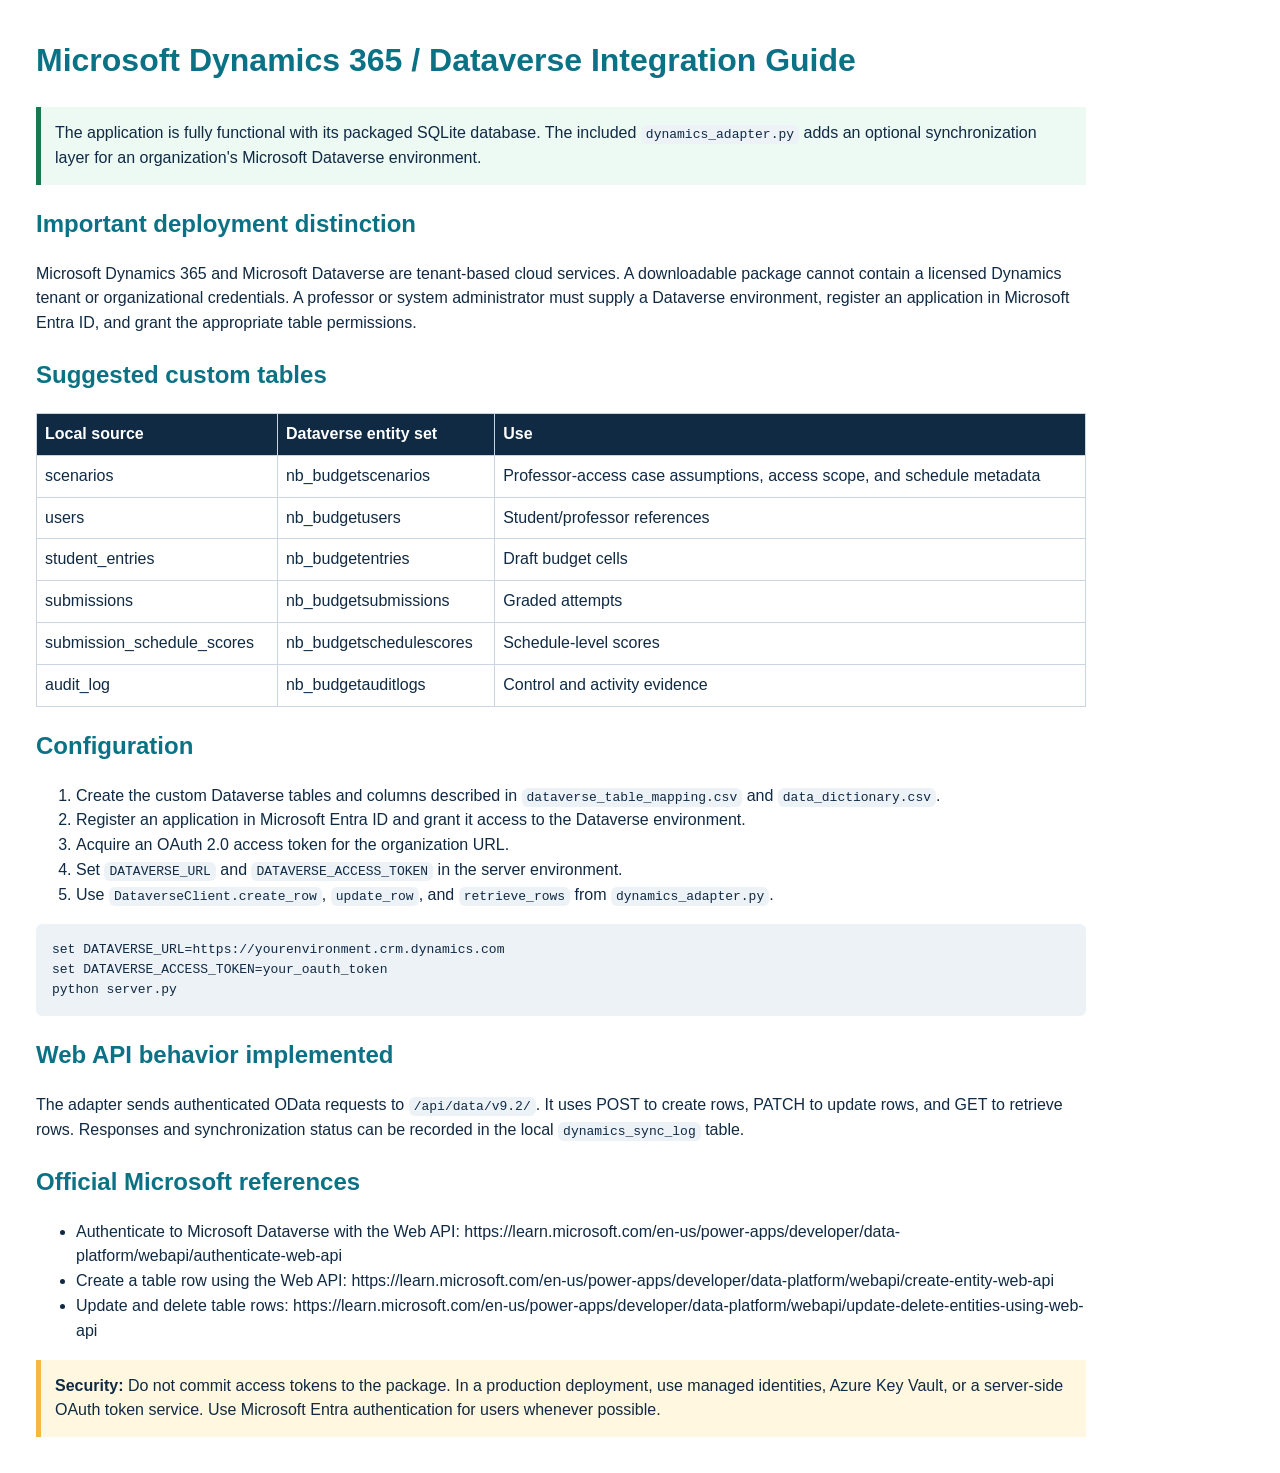
<file: docs/dynamics_integration.html>
<!doctype html>
<html><head><meta charset="utf-8"><title>Dynamics / Dataverse Integration Guide</title>
<style>body{font-family:Segoe UI,Arial,sans-serif;margin:36px;color:#102a43;line-height:1.55;max-width:1050px}h1,h2{color:#0b7285}code,pre{background:#edf2f7;border-radius:6px}code{padding:2px 5px}pre{padding:16px;overflow:auto}.note{background:#fff7df;border-left:5px solid #f4b942;padding:14px}.ok{background:#edf9f3;border-left:5px solid #18794e;padding:14px}table{border-collapse:collapse;width:100%}th,td{border:1px solid #cbd5e1;padding:8px;text-align:left}th{background:#102a43;color:white}</style></head>
<body>
<h1>Microsoft Dynamics 365 / Dataverse Integration Guide</h1>
<p class="ok">The application is fully functional with its packaged SQLite database. The included <code>dynamics_adapter.py</code> adds an optional synchronization layer for an organization's Microsoft Dataverse environment.</p>
<h2>Important deployment distinction</h2>
<p>Microsoft Dynamics 365 and Microsoft Dataverse are tenant-based cloud services. A downloadable package cannot contain a licensed Dynamics tenant or organizational credentials. A professor or system administrator must supply a Dataverse environment, register an application in Microsoft Entra ID, and grant the appropriate table permissions.</p>
<h2>Suggested custom tables</h2>
<table><tr><th>Local source</th><th>Dataverse entity set</th><th>Use</th></tr>
<tr><td>scenarios</td><td>nb_budgetscenarios</td><td>Professor-access case assumptions, access scope, and schedule metadata</td></tr>
<tr><td>users</td><td>nb_budgetusers</td><td>Student/professor references</td></tr>
<tr><td>student_entries</td><td>nb_budgetentries</td><td>Draft budget cells</td></tr>
<tr><td>submissions</td><td>nb_budgetsubmissions</td><td>Graded attempts</td></tr>
<tr><td>submission_schedule_scores</td><td>nb_budgetschedulescores</td><td>Schedule-level scores</td></tr>
<tr><td>audit_log</td><td>nb_budgetauditlogs</td><td>Control and activity evidence</td></tr></table>
<h2>Configuration</h2>
<ol>
<li>Create the custom Dataverse tables and columns described in <code>dataverse_table_mapping.csv</code> and <code>data_dictionary.csv</code>.</li>
<li>Register an application in Microsoft Entra ID and grant it access to the Dataverse environment.</li>
<li>Acquire an OAuth 2.0 access token for the organization URL.</li>
<li>Set <code>DATAVERSE_URL</code> and <code>DATAVERSE_ACCESS_TOKEN</code> in the server environment.</li>
<li>Use <code>DataverseClient.create_row</code>, <code>update_row</code>, and <code>retrieve_rows</code> from <code>dynamics_adapter.py</code>.</li>
</ol>
<pre>set DATAVERSE_URL=https://yourenvironment.crm.dynamics.com
set DATAVERSE_ACCESS_TOKEN=your_oauth_token
python server.py</pre>
<h2>Web API behavior implemented</h2>
<p>The adapter sends authenticated OData requests to <code>/api/data/v9.2/</code>. It uses POST to create rows, PATCH to update rows, and GET to retrieve rows. Responses and synchronization status can be recorded in the local <code>dynamics_sync_log</code> table.</p>
<h2>Official Microsoft references</h2>
<ul>
<li>Authenticate to Microsoft Dataverse with the Web API: https://learn.microsoft.com/en-us/power-apps/developer/data-platform/webapi/authenticate-web-api</li>
<li>Create a table row using the Web API: https://learn.microsoft.com/en-us/power-apps/developer/data-platform/webapi/create-entity-web-api</li>
<li>Update and delete table rows: https://learn.microsoft.com/en-us/power-apps/developer/data-platform/webapi/update-delete-entities-using-web-api</li>
</ul>
<p class="note"><strong>Security:</strong> Do not commit access tokens to the package. In a production deployment, use managed identities, Azure Key Vault, or a server-side OAuth token service. Use Microsoft Entra authentication for users whenever possible.</p>
</body></html>
</file>
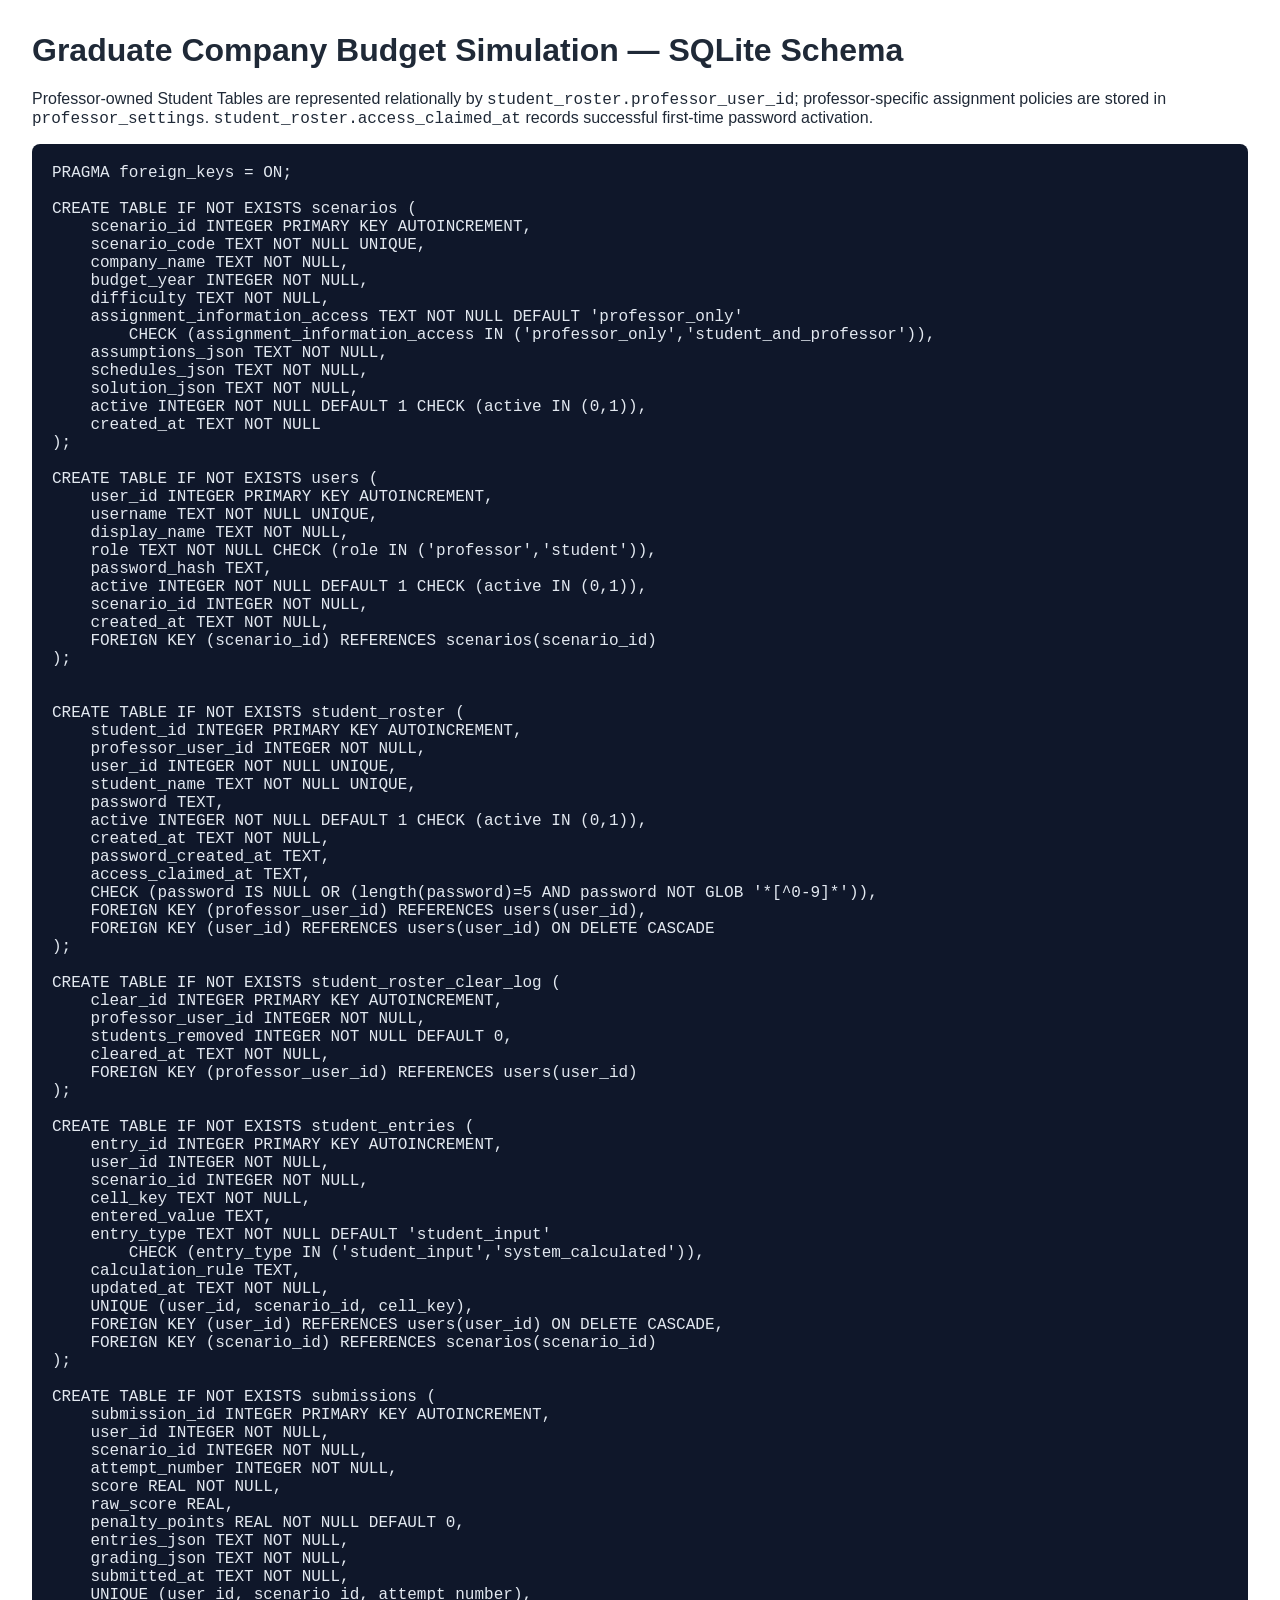
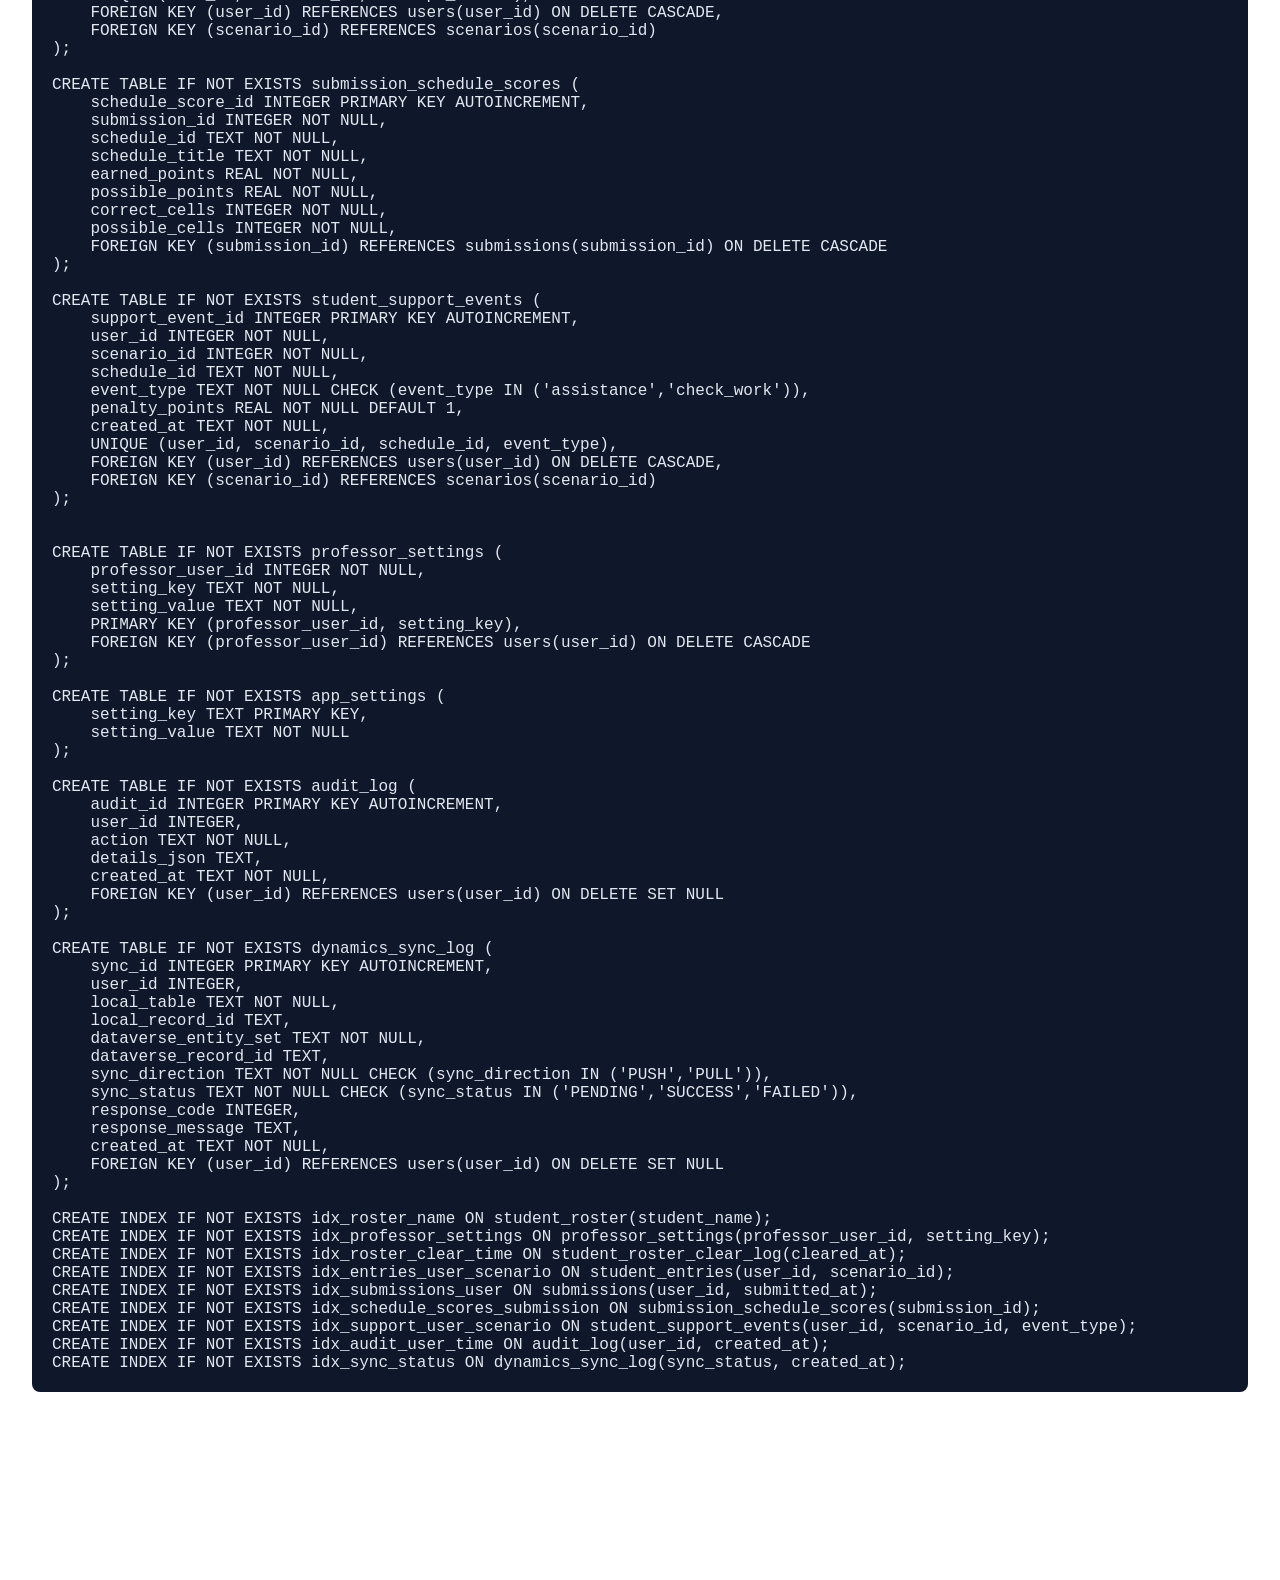
<file: docs/schema.html>
<!doctype html><html><head><meta charset="utf-8"><title>SQLite Schema</title><style>body{font-family:Arial,sans-serif;margin:32px;color:#1f2937}pre{background:#0f172a;color:#e2e8f0;padding:20px;overflow:auto;border-radius:8px;white-space:pre-wrap}code{font-family:Consolas,monospace}</style></head><body><h1>Graduate Company Budget Simulation — SQLite Schema</h1><p>Professor-owned Student Tables are represented relationally by <code>student_roster.professor_user_id</code>; professor-specific assignment policies are stored in <code>professor_settings</code>. <code>student_roster.access_claimed_at</code> records successful first-time password activation.</p><pre><code>PRAGMA foreign_keys = ON;

CREATE TABLE IF NOT EXISTS scenarios (
    scenario_id INTEGER PRIMARY KEY AUTOINCREMENT,
    scenario_code TEXT NOT NULL UNIQUE,
    company_name TEXT NOT NULL,
    budget_year INTEGER NOT NULL,
    difficulty TEXT NOT NULL,
    assignment_information_access TEXT NOT NULL DEFAULT &#x27;professor_only&#x27;
        CHECK (assignment_information_access IN (&#x27;professor_only&#x27;,&#x27;student_and_professor&#x27;)),
    assumptions_json TEXT NOT NULL,
    schedules_json TEXT NOT NULL,
    solution_json TEXT NOT NULL,
    active INTEGER NOT NULL DEFAULT 1 CHECK (active IN (0,1)),
    created_at TEXT NOT NULL
);

CREATE TABLE IF NOT EXISTS users (
    user_id INTEGER PRIMARY KEY AUTOINCREMENT,
    username TEXT NOT NULL UNIQUE,
    display_name TEXT NOT NULL,
    role TEXT NOT NULL CHECK (role IN (&#x27;professor&#x27;,&#x27;student&#x27;)),
    password_hash TEXT,
    active INTEGER NOT NULL DEFAULT 1 CHECK (active IN (0,1)),
    scenario_id INTEGER NOT NULL,
    created_at TEXT NOT NULL,
    FOREIGN KEY (scenario_id) REFERENCES scenarios(scenario_id)
);


CREATE TABLE IF NOT EXISTS student_roster (
    student_id INTEGER PRIMARY KEY AUTOINCREMENT,
    professor_user_id INTEGER NOT NULL,
    user_id INTEGER NOT NULL UNIQUE,
    student_name TEXT NOT NULL UNIQUE,
    password TEXT,
    active INTEGER NOT NULL DEFAULT 1 CHECK (active IN (0,1)),
    created_at TEXT NOT NULL,
    password_created_at TEXT,
    access_claimed_at TEXT,
    CHECK (password IS NULL OR (length(password)=5 AND password NOT GLOB &#x27;*[^0-9]*&#x27;)),
    FOREIGN KEY (professor_user_id) REFERENCES users(user_id),
    FOREIGN KEY (user_id) REFERENCES users(user_id) ON DELETE CASCADE
);

CREATE TABLE IF NOT EXISTS student_roster_clear_log (
    clear_id INTEGER PRIMARY KEY AUTOINCREMENT,
    professor_user_id INTEGER NOT NULL,
    students_removed INTEGER NOT NULL DEFAULT 0,
    cleared_at TEXT NOT NULL,
    FOREIGN KEY (professor_user_id) REFERENCES users(user_id)
);

CREATE TABLE IF NOT EXISTS student_entries (
    entry_id INTEGER PRIMARY KEY AUTOINCREMENT,
    user_id INTEGER NOT NULL,
    scenario_id INTEGER NOT NULL,
    cell_key TEXT NOT NULL,
    entered_value TEXT,
    entry_type TEXT NOT NULL DEFAULT &#x27;student_input&#x27;
        CHECK (entry_type IN (&#x27;student_input&#x27;,&#x27;system_calculated&#x27;)),
    calculation_rule TEXT,
    updated_at TEXT NOT NULL,
    UNIQUE (user_id, scenario_id, cell_key),
    FOREIGN KEY (user_id) REFERENCES users(user_id) ON DELETE CASCADE,
    FOREIGN KEY (scenario_id) REFERENCES scenarios(scenario_id)
);

CREATE TABLE IF NOT EXISTS submissions (
    submission_id INTEGER PRIMARY KEY AUTOINCREMENT,
    user_id INTEGER NOT NULL,
    scenario_id INTEGER NOT NULL,
    attempt_number INTEGER NOT NULL,
    score REAL NOT NULL,
    raw_score REAL,
    penalty_points REAL NOT NULL DEFAULT 0,
    entries_json TEXT NOT NULL,
    grading_json TEXT NOT NULL,
    submitted_at TEXT NOT NULL,
    UNIQUE (user_id, scenario_id, attempt_number),
    FOREIGN KEY (user_id) REFERENCES users(user_id) ON DELETE CASCADE,
    FOREIGN KEY (scenario_id) REFERENCES scenarios(scenario_id)
);

CREATE TABLE IF NOT EXISTS submission_schedule_scores (
    schedule_score_id INTEGER PRIMARY KEY AUTOINCREMENT,
    submission_id INTEGER NOT NULL,
    schedule_id TEXT NOT NULL,
    schedule_title TEXT NOT NULL,
    earned_points REAL NOT NULL,
    possible_points REAL NOT NULL,
    correct_cells INTEGER NOT NULL,
    possible_cells INTEGER NOT NULL,
    FOREIGN KEY (submission_id) REFERENCES submissions(submission_id) ON DELETE CASCADE
);

CREATE TABLE IF NOT EXISTS student_support_events (
    support_event_id INTEGER PRIMARY KEY AUTOINCREMENT,
    user_id INTEGER NOT NULL,
    scenario_id INTEGER NOT NULL,
    schedule_id TEXT NOT NULL,
    event_type TEXT NOT NULL CHECK (event_type IN (&#x27;assistance&#x27;,&#x27;check_work&#x27;)),
    penalty_points REAL NOT NULL DEFAULT 1,
    created_at TEXT NOT NULL,
    UNIQUE (user_id, scenario_id, schedule_id, event_type),
    FOREIGN KEY (user_id) REFERENCES users(user_id) ON DELETE CASCADE,
    FOREIGN KEY (scenario_id) REFERENCES scenarios(scenario_id)
);


CREATE TABLE IF NOT EXISTS professor_settings (
    professor_user_id INTEGER NOT NULL,
    setting_key TEXT NOT NULL,
    setting_value TEXT NOT NULL,
    PRIMARY KEY (professor_user_id, setting_key),
    FOREIGN KEY (professor_user_id) REFERENCES users(user_id) ON DELETE CASCADE
);

CREATE TABLE IF NOT EXISTS app_settings (
    setting_key TEXT PRIMARY KEY,
    setting_value TEXT NOT NULL
);

CREATE TABLE IF NOT EXISTS audit_log (
    audit_id INTEGER PRIMARY KEY AUTOINCREMENT,
    user_id INTEGER,
    action TEXT NOT NULL,
    details_json TEXT,
    created_at TEXT NOT NULL,
    FOREIGN KEY (user_id) REFERENCES users(user_id) ON DELETE SET NULL
);

CREATE TABLE IF NOT EXISTS dynamics_sync_log (
    sync_id INTEGER PRIMARY KEY AUTOINCREMENT,
    user_id INTEGER,
    local_table TEXT NOT NULL,
    local_record_id TEXT,
    dataverse_entity_set TEXT NOT NULL,
    dataverse_record_id TEXT,
    sync_direction TEXT NOT NULL CHECK (sync_direction IN (&#x27;PUSH&#x27;,&#x27;PULL&#x27;)),
    sync_status TEXT NOT NULL CHECK (sync_status IN (&#x27;PENDING&#x27;,&#x27;SUCCESS&#x27;,&#x27;FAILED&#x27;)),
    response_code INTEGER,
    response_message TEXT,
    created_at TEXT NOT NULL,
    FOREIGN KEY (user_id) REFERENCES users(user_id) ON DELETE SET NULL
);

CREATE INDEX IF NOT EXISTS idx_roster_name ON student_roster(student_name);
CREATE INDEX IF NOT EXISTS idx_professor_settings ON professor_settings(professor_user_id, setting_key);
CREATE INDEX IF NOT EXISTS idx_roster_clear_time ON student_roster_clear_log(cleared_at);
CREATE INDEX IF NOT EXISTS idx_entries_user_scenario ON student_entries(user_id, scenario_id);
CREATE INDEX IF NOT EXISTS idx_submissions_user ON submissions(user_id, submitted_at);
CREATE INDEX IF NOT EXISTS idx_schedule_scores_submission ON submission_schedule_scores(submission_id);
CREATE INDEX IF NOT EXISTS idx_support_user_scenario ON student_support_events(user_id, scenario_id, event_type);
CREATE INDEX IF NOT EXISTS idx_audit_user_time ON audit_log(user_id, created_at);
CREATE INDEX IF NOT EXISTS idx_sync_status ON dynamics_sync_log(sync_status, created_at);
</code></pre></body></html>
</file>
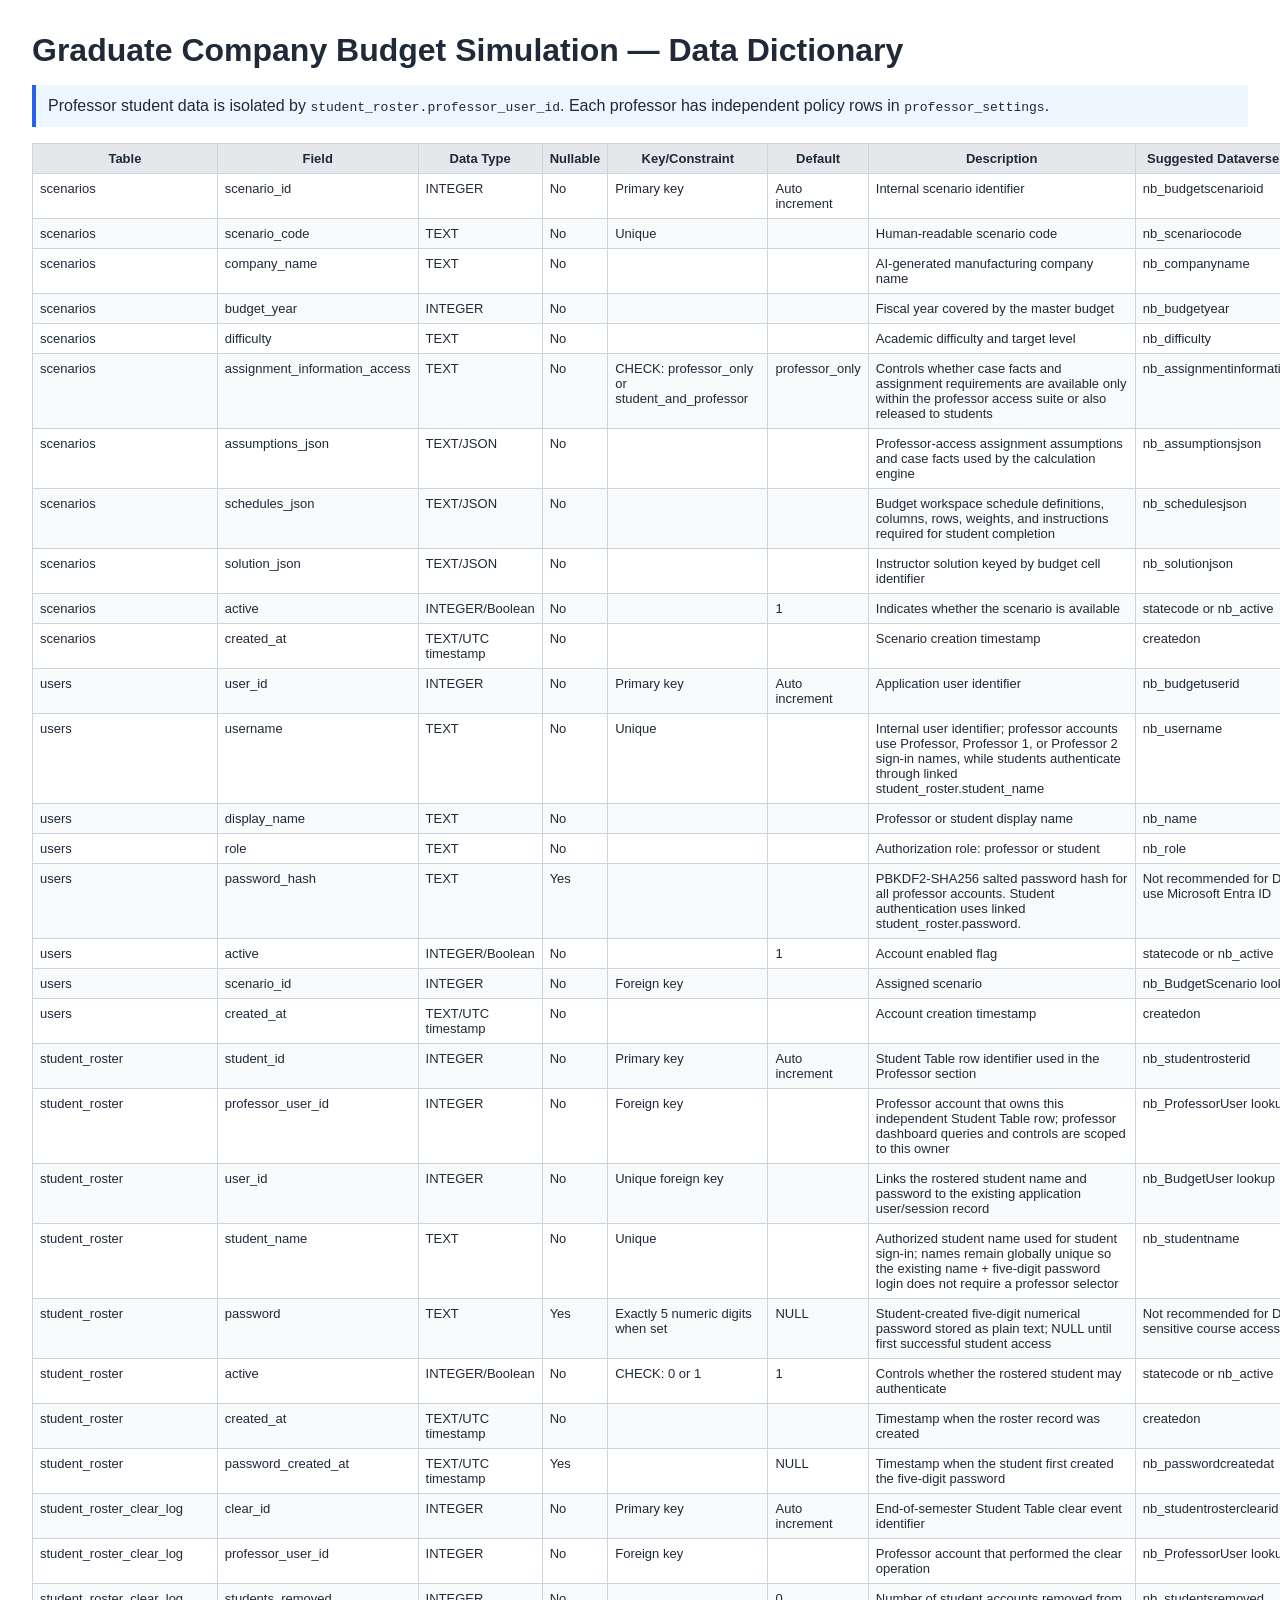
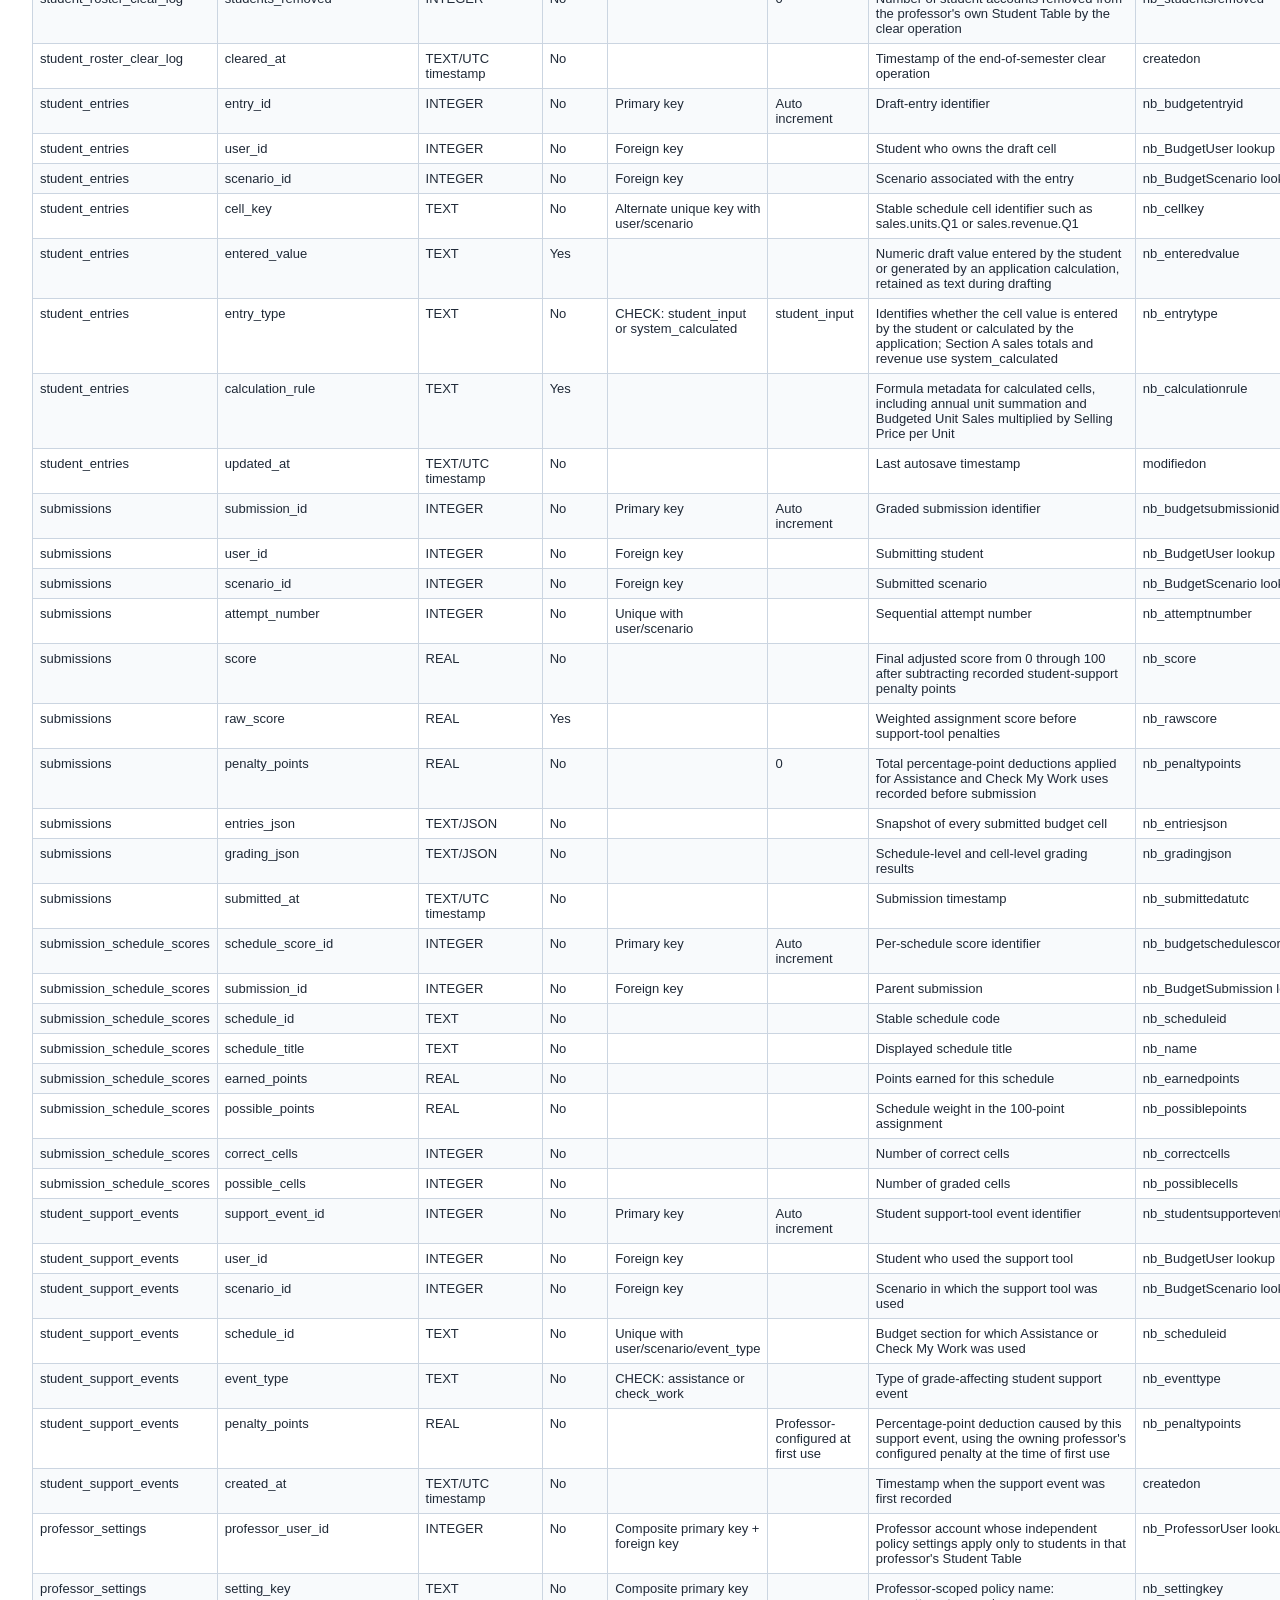
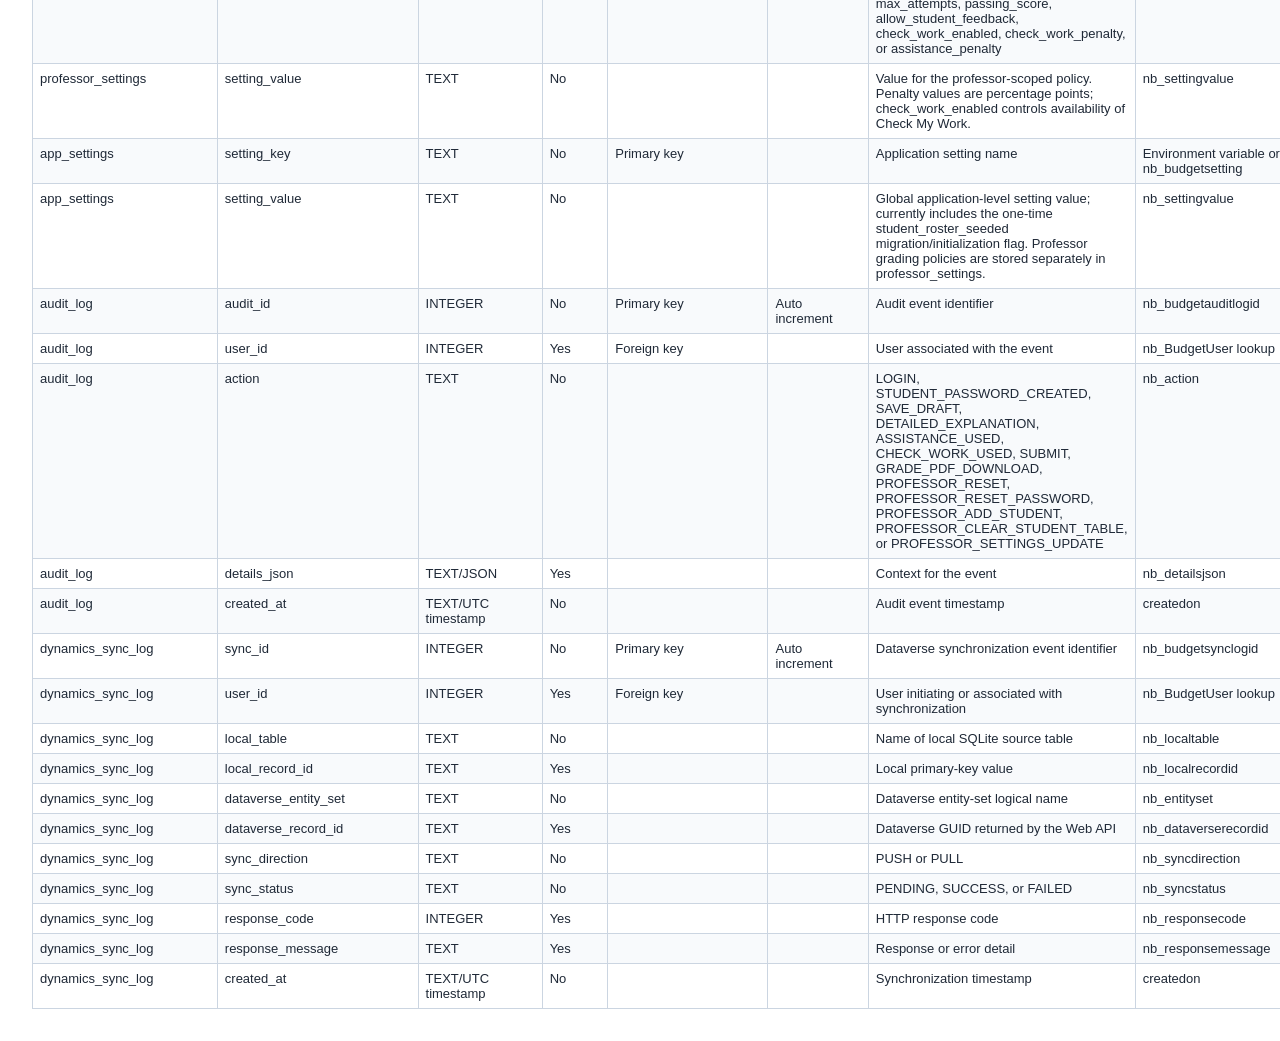
<file: static/docs/data_dictionary.html>
<!doctype html><html><head><meta charset="utf-8"><title>Data Dictionary</title><style>body{font-family:Arial,sans-serif;margin:32px;color:#1f2937}h1{margin-bottom:6px}.note{background:#eef6ff;border-left:4px solid #2563eb;padding:12px;margin:16px 0}table{border-collapse:collapse;width:100%;font-size:13px}th,td{border:1px solid #cbd5e1;padding:7px;vertical-align:top}th{background:#e5e7eb;position:sticky;top:0}tr:nth-child(even){background:#f8fafc}</style></head><body><h1>Graduate Company Budget Simulation — Data Dictionary</h1><div class="note">Professor student data is isolated by <code>student_roster.professor_user_id</code>. Each professor has independent policy rows in <code>professor_settings</code>.</div><table><thead><tr><th>Table</th><th>Field</th><th>Data Type</th><th>Nullable</th><th>Key/Constraint</th><th>Default</th><th>Description</th><th>Suggested Dataverse Column</th></tr></thead><tbody><tr><td>scenarios</td><td>scenario_id</td><td>INTEGER</td><td>No</td><td>Primary key</td><td>Auto increment</td><td>Internal scenario identifier</td><td>nb_budgetscenarioid</td></tr><tr><td>scenarios</td><td>scenario_code</td><td>TEXT</td><td>No</td><td>Unique</td><td></td><td>Human-readable scenario code</td><td>nb_scenariocode</td></tr><tr><td>scenarios</td><td>company_name</td><td>TEXT</td><td>No</td><td></td><td></td><td>AI-generated manufacturing company name</td><td>nb_companyname</td></tr><tr><td>scenarios</td><td>budget_year</td><td>INTEGER</td><td>No</td><td></td><td></td><td>Fiscal year covered by the master budget</td><td>nb_budgetyear</td></tr><tr><td>scenarios</td><td>difficulty</td><td>TEXT</td><td>No</td><td></td><td></td><td>Academic difficulty and target level</td><td>nb_difficulty</td></tr><tr><td>scenarios</td><td>assignment_information_access</td><td>TEXT</td><td>No</td><td>CHECK: professor_only or student_and_professor</td><td>professor_only</td><td>Controls whether case facts and assignment requirements are available only within the professor access suite or also released to students</td><td>nb_assignmentinformationaccess</td></tr><tr><td>scenarios</td><td>assumptions_json</td><td>TEXT/JSON</td><td>No</td><td></td><td></td><td>Professor-access assignment assumptions and case facts used by the calculation engine</td><td>nb_assumptionsjson</td></tr><tr><td>scenarios</td><td>schedules_json</td><td>TEXT/JSON</td><td>No</td><td></td><td></td><td>Budget workspace schedule definitions, columns, rows, weights, and instructions required for student completion</td><td>nb_schedulesjson</td></tr><tr><td>scenarios</td><td>solution_json</td><td>TEXT/JSON</td><td>No</td><td></td><td></td><td>Instructor solution keyed by budget cell identifier</td><td>nb_solutionjson</td></tr><tr><td>scenarios</td><td>active</td><td>INTEGER/Boolean</td><td>No</td><td></td><td>1</td><td>Indicates whether the scenario is available</td><td>statecode or nb_active</td></tr><tr><td>scenarios</td><td>created_at</td><td>TEXT/UTC timestamp</td><td>No</td><td></td><td></td><td>Scenario creation timestamp</td><td>createdon</td></tr><tr><td>users</td><td>user_id</td><td>INTEGER</td><td>No</td><td>Primary key</td><td>Auto increment</td><td>Application user identifier</td><td>nb_budgetuserid</td></tr><tr><td>users</td><td>username</td><td>TEXT</td><td>No</td><td>Unique</td><td></td><td>Internal user identifier; professor accounts use Professor, Professor 1, or Professor 2 sign-in names, while students authenticate through linked student_roster.student_name</td><td>nb_username</td></tr><tr><td>users</td><td>display_name</td><td>TEXT</td><td>No</td><td></td><td></td><td>Professor or student display name</td><td>nb_name</td></tr><tr><td>users</td><td>role</td><td>TEXT</td><td>No</td><td></td><td></td><td>Authorization role: professor or student</td><td>nb_role</td></tr><tr><td>users</td><td>password_hash</td><td>TEXT</td><td>Yes</td><td></td><td></td><td>PBKDF2-SHA256 salted password hash for all professor accounts. Student authentication uses linked student_roster.password.</td><td>Not recommended for Dataverse; use Microsoft Entra ID</td></tr><tr><td>users</td><td>active</td><td>INTEGER/Boolean</td><td>No</td><td></td><td>1</td><td>Account enabled flag</td><td>statecode or nb_active</td></tr><tr><td>users</td><td>scenario_id</td><td>INTEGER</td><td>No</td><td>Foreign key</td><td></td><td>Assigned scenario</td><td>nb_BudgetScenario lookup</td></tr><tr><td>users</td><td>created_at</td><td>TEXT/UTC timestamp</td><td>No</td><td></td><td></td><td>Account creation timestamp</td><td>createdon</td></tr><tr><td>student_roster</td><td>student_id</td><td>INTEGER</td><td>No</td><td>Primary key</td><td>Auto increment</td><td>Student Table row identifier used in the Professor section</td><td>nb_studentrosterid</td></tr><tr><td>student_roster</td><td>professor_user_id</td><td>INTEGER</td><td>No</td><td>Foreign key</td><td></td><td>Professor account that owns this independent Student Table row; professor dashboard queries and controls are scoped to this owner</td><td>nb_ProfessorUser lookup</td></tr><tr><td>student_roster</td><td>user_id</td><td>INTEGER</td><td>No</td><td>Unique foreign key</td><td></td><td>Links the rostered student name and password to the existing application user/session record</td><td>nb_BudgetUser lookup</td></tr><tr><td>student_roster</td><td>student_name</td><td>TEXT</td><td>No</td><td>Unique</td><td></td><td>Authorized student name used for student sign-in; names remain globally unique so the existing name + five-digit password login does not require a professor selector</td><td>nb_studentname</td></tr><tr><td>student_roster</td><td>password</td><td>TEXT</td><td>Yes</td><td>Exactly 5 numeric digits when set</td><td>NULL</td><td>Student-created five-digit numerical password stored as plain text; NULL until first successful student access</td><td>Not recommended for Dataverse; sensitive course access field</td></tr><tr><td>student_roster</td><td>active</td><td>INTEGER/Boolean</td><td>No</td><td>CHECK: 0 or 1</td><td>1</td><td>Controls whether the rostered student may authenticate</td><td>statecode or nb_active</td></tr><tr><td>student_roster</td><td>created_at</td><td>TEXT/UTC timestamp</td><td>No</td><td></td><td></td><td>Timestamp when the roster record was created</td><td>createdon</td></tr><tr><td>student_roster</td><td>password_created_at</td><td>TEXT/UTC timestamp</td><td>Yes</td><td></td><td>NULL</td><td>Timestamp when the student first created the five-digit password</td><td>nb_passwordcreatedat</td></tr><tr><td>student_roster_clear_log</td><td>clear_id</td><td>INTEGER</td><td>No</td><td>Primary key</td><td>Auto increment</td><td>End-of-semester Student Table clear event identifier</td><td>nb_studentrosterclearid</td></tr><tr><td>student_roster_clear_log</td><td>professor_user_id</td><td>INTEGER</td><td>No</td><td>Foreign key</td><td></td><td>Professor account that performed the clear operation</td><td>nb_ProfessorUser lookup</td></tr><tr><td>student_roster_clear_log</td><td>students_removed</td><td>INTEGER</td><td>No</td><td></td><td>0</td><td>Number of student accounts removed from the professor&#x27;s own Student Table by the clear operation</td><td>nb_studentsremoved</td></tr><tr><td>student_roster_clear_log</td><td>cleared_at</td><td>TEXT/UTC timestamp</td><td>No</td><td></td><td></td><td>Timestamp of the end-of-semester clear operation</td><td>createdon</td></tr><tr><td>student_entries</td><td>entry_id</td><td>INTEGER</td><td>No</td><td>Primary key</td><td>Auto increment</td><td>Draft-entry identifier</td><td>nb_budgetentryid</td></tr><tr><td>student_entries</td><td>user_id</td><td>INTEGER</td><td>No</td><td>Foreign key</td><td></td><td>Student who owns the draft cell</td><td>nb_BudgetUser lookup</td></tr><tr><td>student_entries</td><td>scenario_id</td><td>INTEGER</td><td>No</td><td>Foreign key</td><td></td><td>Scenario associated with the entry</td><td>nb_BudgetScenario lookup</td></tr><tr><td>student_entries</td><td>cell_key</td><td>TEXT</td><td>No</td><td>Alternate unique key with user/scenario</td><td></td><td>Stable schedule cell identifier such as sales.units.Q1 or sales.revenue.Q1</td><td>nb_cellkey</td></tr><tr><td>student_entries</td><td>entered_value</td><td>TEXT</td><td>Yes</td><td></td><td></td><td>Numeric draft value entered by the student or generated by an application calculation, retained as text during drafting</td><td>nb_enteredvalue</td></tr><tr><td>student_entries</td><td>entry_type</td><td>TEXT</td><td>No</td><td>CHECK: student_input or system_calculated</td><td>student_input</td><td>Identifies whether the cell value is entered by the student or calculated by the application; Section A sales totals and revenue use system_calculated</td><td>nb_entrytype</td></tr><tr><td>student_entries</td><td>calculation_rule</td><td>TEXT</td><td>Yes</td><td></td><td></td><td>Formula metadata for calculated cells, including annual unit summation and Budgeted Unit Sales multiplied by Selling Price per Unit</td><td>nb_calculationrule</td></tr><tr><td>student_entries</td><td>updated_at</td><td>TEXT/UTC timestamp</td><td>No</td><td></td><td></td><td>Last autosave timestamp</td><td>modifiedon</td></tr><tr><td>submissions</td><td>submission_id</td><td>INTEGER</td><td>No</td><td>Primary key</td><td>Auto increment</td><td>Graded submission identifier</td><td>nb_budgetsubmissionid</td></tr><tr><td>submissions</td><td>user_id</td><td>INTEGER</td><td>No</td><td>Foreign key</td><td></td><td>Submitting student</td><td>nb_BudgetUser lookup</td></tr><tr><td>submissions</td><td>scenario_id</td><td>INTEGER</td><td>No</td><td>Foreign key</td><td></td><td>Submitted scenario</td><td>nb_BudgetScenario lookup</td></tr><tr><td>submissions</td><td>attempt_number</td><td>INTEGER</td><td>No</td><td>Unique with user/scenario</td><td></td><td>Sequential attempt number</td><td>nb_attemptnumber</td></tr><tr><td>submissions</td><td>score</td><td>REAL</td><td>No</td><td></td><td></td><td>Final adjusted score from 0 through 100 after subtracting recorded student-support penalty points</td><td>nb_score</td></tr><tr><td>submissions</td><td>raw_score</td><td>REAL</td><td>Yes</td><td></td><td></td><td>Weighted assignment score before support-tool penalties</td><td>nb_rawscore</td></tr><tr><td>submissions</td><td>penalty_points</td><td>REAL</td><td>No</td><td></td><td>0</td><td>Total percentage-point deductions applied for Assistance and Check My Work uses recorded before submission</td><td>nb_penaltypoints</td></tr><tr><td>submissions</td><td>entries_json</td><td>TEXT/JSON</td><td>No</td><td></td><td></td><td>Snapshot of every submitted budget cell</td><td>nb_entriesjson</td></tr><tr><td>submissions</td><td>grading_json</td><td>TEXT/JSON</td><td>No</td><td></td><td></td><td>Schedule-level and cell-level grading results</td><td>nb_gradingjson</td></tr><tr><td>submissions</td><td>submitted_at</td><td>TEXT/UTC timestamp</td><td>No</td><td></td><td></td><td>Submission timestamp</td><td>nb_submittedatutc</td></tr><tr><td>submission_schedule_scores</td><td>schedule_score_id</td><td>INTEGER</td><td>No</td><td>Primary key</td><td>Auto increment</td><td>Per-schedule score identifier</td><td>nb_budgetschedulescoreid</td></tr><tr><td>submission_schedule_scores</td><td>submission_id</td><td>INTEGER</td><td>No</td><td>Foreign key</td><td></td><td>Parent submission</td><td>nb_BudgetSubmission lookup</td></tr><tr><td>submission_schedule_scores</td><td>schedule_id</td><td>TEXT</td><td>No</td><td></td><td></td><td>Stable schedule code</td><td>nb_scheduleid</td></tr><tr><td>submission_schedule_scores</td><td>schedule_title</td><td>TEXT</td><td>No</td><td></td><td></td><td>Displayed schedule title</td><td>nb_name</td></tr><tr><td>submission_schedule_scores</td><td>earned_points</td><td>REAL</td><td>No</td><td></td><td></td><td>Points earned for this schedule</td><td>nb_earnedpoints</td></tr><tr><td>submission_schedule_scores</td><td>possible_points</td><td>REAL</td><td>No</td><td></td><td></td><td>Schedule weight in the 100-point assignment</td><td>nb_possiblepoints</td></tr><tr><td>submission_schedule_scores</td><td>correct_cells</td><td>INTEGER</td><td>No</td><td></td><td></td><td>Number of correct cells</td><td>nb_correctcells</td></tr><tr><td>submission_schedule_scores</td><td>possible_cells</td><td>INTEGER</td><td>No</td><td></td><td></td><td>Number of graded cells</td><td>nb_possiblecells</td></tr><tr><td>student_support_events</td><td>support_event_id</td><td>INTEGER</td><td>No</td><td>Primary key</td><td>Auto increment</td><td>Student support-tool event identifier</td><td>nb_studentsupporteventid</td></tr><tr><td>student_support_events</td><td>user_id</td><td>INTEGER</td><td>No</td><td>Foreign key</td><td></td><td>Student who used the support tool</td><td>nb_BudgetUser lookup</td></tr><tr><td>student_support_events</td><td>scenario_id</td><td>INTEGER</td><td>No</td><td>Foreign key</td><td></td><td>Scenario in which the support tool was used</td><td>nb_BudgetScenario lookup</td></tr><tr><td>student_support_events</td><td>schedule_id</td><td>TEXT</td><td>No</td><td>Unique with user/scenario/event_type</td><td></td><td>Budget section for which Assistance or Check My Work was used</td><td>nb_scheduleid</td></tr><tr><td>student_support_events</td><td>event_type</td><td>TEXT</td><td>No</td><td>CHECK: assistance or check_work</td><td></td><td>Type of grade-affecting student support event</td><td>nb_eventtype</td></tr><tr><td>student_support_events</td><td>penalty_points</td><td>REAL</td><td>No</td><td></td><td>Professor-configured at first use</td><td>Percentage-point deduction caused by this support event, using the owning professor&#x27;s configured penalty at the time of first use</td><td>nb_penaltypoints</td></tr><tr><td>student_support_events</td><td>created_at</td><td>TEXT/UTC timestamp</td><td>No</td><td></td><td></td><td>Timestamp when the support event was first recorded</td><td>createdon</td></tr><tr><td>professor_settings</td><td>professor_user_id</td><td>INTEGER</td><td>No</td><td>Composite primary key + foreign key</td><td></td><td>Professor account whose independent policy settings apply only to students in that professor&#x27;s Student Table</td><td>nb_ProfessorUser lookup</td></tr><tr><td>professor_settings</td><td>setting_key</td><td>TEXT</td><td>No</td><td>Composite primary key</td><td></td><td>Professor-scoped policy name: max_attempts, passing_score, allow_student_feedback, check_work_enabled, check_work_penalty, or assistance_penalty</td><td>nb_settingkey</td></tr><tr><td>professor_settings</td><td>setting_value</td><td>TEXT</td><td>No</td><td></td><td></td><td>Value for the professor-scoped policy. Penalty values are percentage points; check_work_enabled controls availability of Check My Work.</td><td>nb_settingvalue</td></tr><tr><td>app_settings</td><td>setting_key</td><td>TEXT</td><td>No</td><td>Primary key</td><td></td><td>Application setting name</td><td>Environment variable or nb_budgetsetting</td></tr><tr><td>app_settings</td><td>setting_value</td><td>TEXT</td><td>No</td><td></td><td></td><td>Global application-level setting value; currently includes the one-time student_roster_seeded migration/initialization flag. Professor grading policies are stored separately in professor_settings.</td><td>nb_settingvalue</td></tr><tr><td>audit_log</td><td>audit_id</td><td>INTEGER</td><td>No</td><td>Primary key</td><td>Auto increment</td><td>Audit event identifier</td><td>nb_budgetauditlogid</td></tr><tr><td>audit_log</td><td>user_id</td><td>INTEGER</td><td>Yes</td><td>Foreign key</td><td></td><td>User associated with the event</td><td>nb_BudgetUser lookup</td></tr><tr><td>audit_log</td><td>action</td><td>TEXT</td><td>No</td><td></td><td></td><td>LOGIN, STUDENT_PASSWORD_CREATED, SAVE_DRAFT, DETAILED_EXPLANATION, ASSISTANCE_USED, CHECK_WORK_USED, SUBMIT, GRADE_PDF_DOWNLOAD, PROFESSOR_RESET, PROFESSOR_RESET_PASSWORD, PROFESSOR_ADD_STUDENT, PROFESSOR_CLEAR_STUDENT_TABLE, or PROFESSOR_SETTINGS_UPDATE</td><td>nb_action</td></tr><tr><td>audit_log</td><td>details_json</td><td>TEXT/JSON</td><td>Yes</td><td></td><td></td><td>Context for the event</td><td>nb_detailsjson</td></tr><tr><td>audit_log</td><td>created_at</td><td>TEXT/UTC timestamp</td><td>No</td><td></td><td></td><td>Audit event timestamp</td><td>createdon</td></tr><tr><td>dynamics_sync_log</td><td>sync_id</td><td>INTEGER</td><td>No</td><td>Primary key</td><td>Auto increment</td><td>Dataverse synchronization event identifier</td><td>nb_budgetsynclogid</td></tr><tr><td>dynamics_sync_log</td><td>user_id</td><td>INTEGER</td><td>Yes</td><td>Foreign key</td><td></td><td>User initiating or associated with synchronization</td><td>nb_BudgetUser lookup</td></tr><tr><td>dynamics_sync_log</td><td>local_table</td><td>TEXT</td><td>No</td><td></td><td></td><td>Name of local SQLite source table</td><td>nb_localtable</td></tr><tr><td>dynamics_sync_log</td><td>local_record_id</td><td>TEXT</td><td>Yes</td><td></td><td></td><td>Local primary-key value</td><td>nb_localrecordid</td></tr><tr><td>dynamics_sync_log</td><td>dataverse_entity_set</td><td>TEXT</td><td>No</td><td></td><td></td><td>Dataverse entity-set logical name</td><td>nb_entityset</td></tr><tr><td>dynamics_sync_log</td><td>dataverse_record_id</td><td>TEXT</td><td>Yes</td><td></td><td></td><td>Dataverse GUID returned by the Web API</td><td>nb_dataverserecordid</td></tr><tr><td>dynamics_sync_log</td><td>sync_direction</td><td>TEXT</td><td>No</td><td></td><td></td><td>PUSH or PULL</td><td>nb_syncdirection</td></tr><tr><td>dynamics_sync_log</td><td>sync_status</td><td>TEXT</td><td>No</td><td></td><td></td><td>PENDING, SUCCESS, or FAILED</td><td>nb_syncstatus</td></tr><tr><td>dynamics_sync_log</td><td>response_code</td><td>INTEGER</td><td>Yes</td><td></td><td></td><td>HTTP response code</td><td>nb_responsecode</td></tr><tr><td>dynamics_sync_log</td><td>response_message</td><td>TEXT</td><td>Yes</td><td></td><td></td><td>Response or error detail</td><td>nb_responsemessage</td></tr><tr><td>dynamics_sync_log</td><td>created_at</td><td>TEXT/UTC timestamp</td><td>No</td><td></td><td></td><td>Synchronization timestamp</td><td>createdon</td></tr></tbody></table></body></html>
</file>
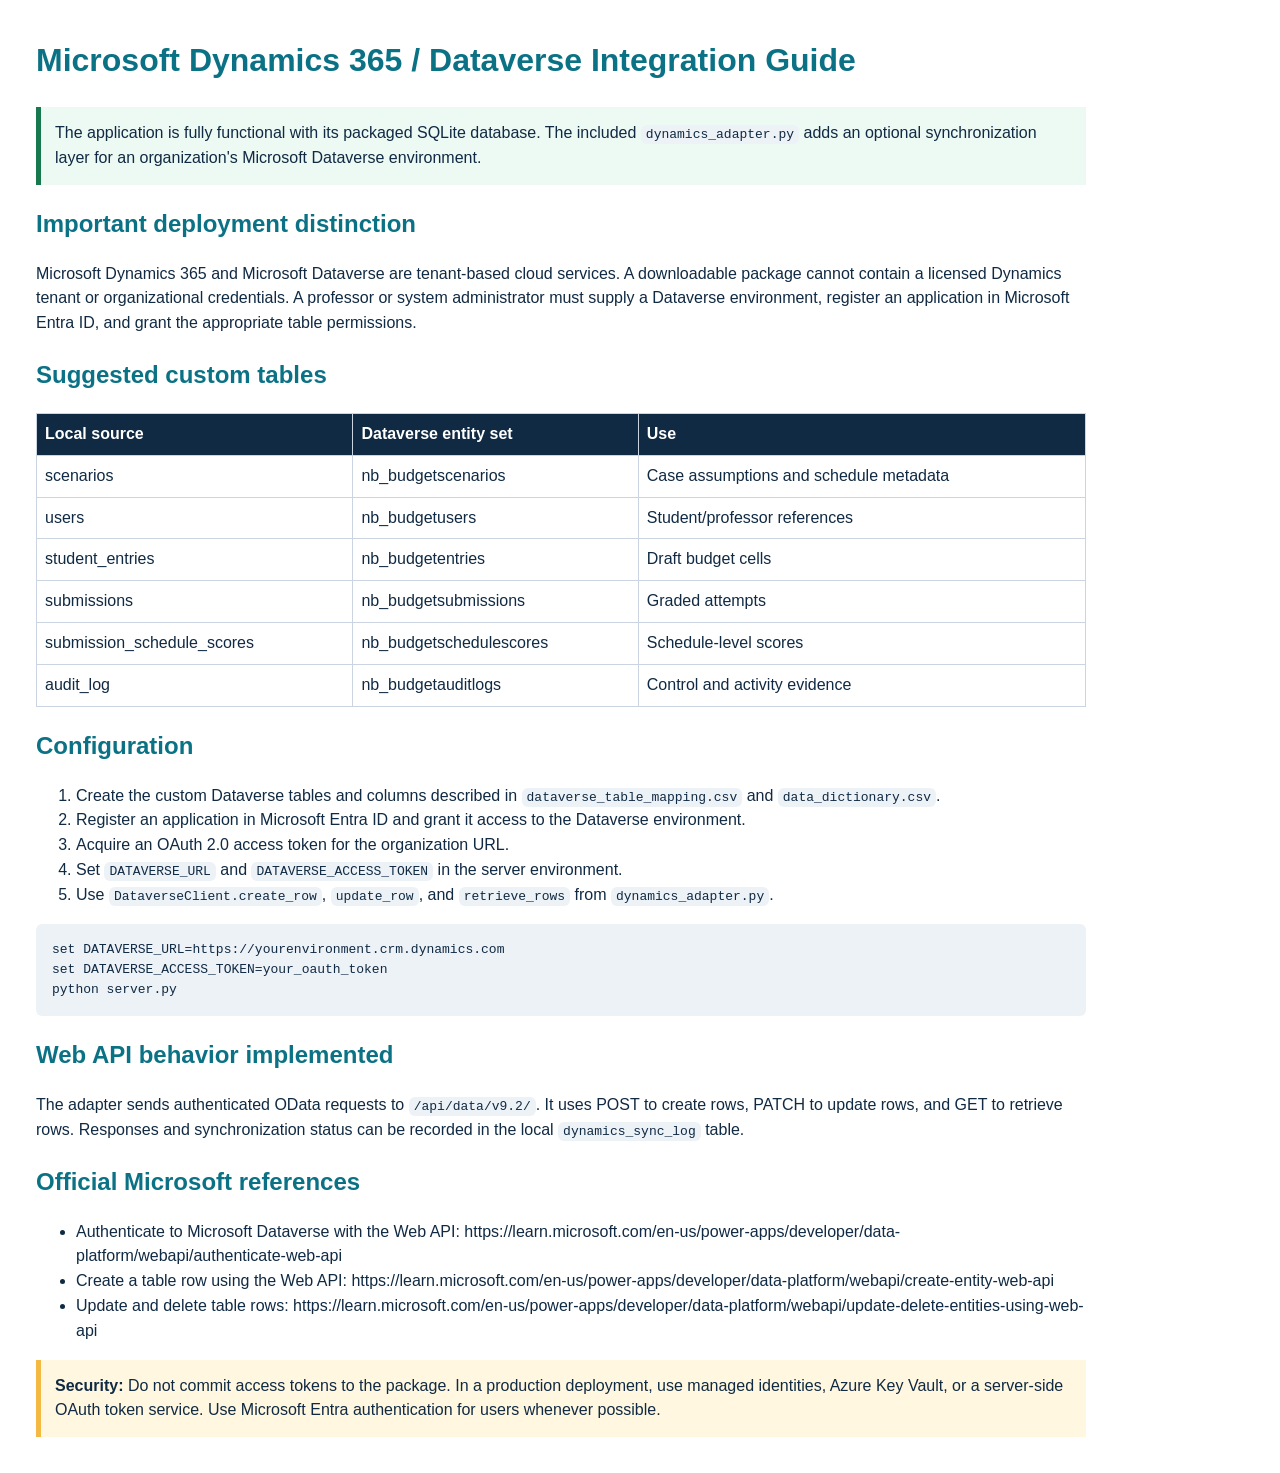
<file: static/docs/dynamics_integration.html>
<!doctype html>
<html><head><meta charset="utf-8"><title>Dynamics / Dataverse Integration Guide</title>
<style>body{font-family:Segoe UI,Arial,sans-serif;margin:36px;color:#102a43;line-height:1.55;max-width:1050px}h1,h2{color:#0b7285}code,pre{background:#edf2f7;border-radius:6px}code{padding:2px 5px}pre{padding:16px;overflow:auto}.note{background:#fff7df;border-left:5px solid #f4b942;padding:14px}.ok{background:#edf9f3;border-left:5px solid #18794e;padding:14px}table{border-collapse:collapse;width:100%}th,td{border:1px solid #cbd5e1;padding:8px;text-align:left}th{background:#102a43;color:white}</style></head>
<body>
<h1>Microsoft Dynamics 365 / Dataverse Integration Guide</h1>
<p class="ok">The application is fully functional with its packaged SQLite database. The included <code>dynamics_adapter.py</code> adds an optional synchronization layer for an organization's Microsoft Dataverse environment.</p>
<h2>Important deployment distinction</h2>
<p>Microsoft Dynamics 365 and Microsoft Dataverse are tenant-based cloud services. A downloadable package cannot contain a licensed Dynamics tenant or organizational credentials. A professor or system administrator must supply a Dataverse environment, register an application in Microsoft Entra ID, and grant the appropriate table permissions.</p>
<h2>Suggested custom tables</h2>
<table><tr><th>Local source</th><th>Dataverse entity set</th><th>Use</th></tr>
<tr><td>scenarios</td><td>nb_budgetscenarios</td><td>Case assumptions and schedule metadata</td></tr>
<tr><td>users</td><td>nb_budgetusers</td><td>Student/professor references</td></tr>
<tr><td>student_entries</td><td>nb_budgetentries</td><td>Draft budget cells</td></tr>
<tr><td>submissions</td><td>nb_budgetsubmissions</td><td>Graded attempts</td></tr>
<tr><td>submission_schedule_scores</td><td>nb_budgetschedulescores</td><td>Schedule-level scores</td></tr>
<tr><td>audit_log</td><td>nb_budgetauditlogs</td><td>Control and activity evidence</td></tr></table>
<h2>Configuration</h2>
<ol>
<li>Create the custom Dataverse tables and columns described in <code>dataverse_table_mapping.csv</code> and <code>data_dictionary.csv</code>.</li>
<li>Register an application in Microsoft Entra ID and grant it access to the Dataverse environment.</li>
<li>Acquire an OAuth 2.0 access token for the organization URL.</li>
<li>Set <code>DATAVERSE_URL</code> and <code>DATAVERSE_ACCESS_TOKEN</code> in the server environment.</li>
<li>Use <code>DataverseClient.create_row</code>, <code>update_row</code>, and <code>retrieve_rows</code> from <code>dynamics_adapter.py</code>.</li>
</ol>
<pre>set DATAVERSE_URL=https://yourenvironment.crm.dynamics.com
set DATAVERSE_ACCESS_TOKEN=your_oauth_token
python server.py</pre>
<h2>Web API behavior implemented</h2>
<p>The adapter sends authenticated OData requests to <code>/api/data/v9.2/</code>. It uses POST to create rows, PATCH to update rows, and GET to retrieve rows. Responses and synchronization status can be recorded in the local <code>dynamics_sync_log</code> table.</p>
<h2>Official Microsoft references</h2>
<ul>
<li>Authenticate to Microsoft Dataverse with the Web API: https://learn.microsoft.com/en-us/power-apps/developer/data-platform/webapi/authenticate-web-api</li>
<li>Create a table row using the Web API: https://learn.microsoft.com/en-us/power-apps/developer/data-platform/webapi/create-entity-web-api</li>
<li>Update and delete table rows: https://learn.microsoft.com/en-us/power-apps/developer/data-platform/webapi/update-delete-entities-using-web-api</li>
</ul>
<p class="note"><strong>Security:</strong> Do not commit access tokens to the package. In a production deployment, use managed identities, Azure Key Vault, or a server-side OAuth token service. Use Microsoft Entra authentication for users whenever possible.</p>
</body></html>
</file>
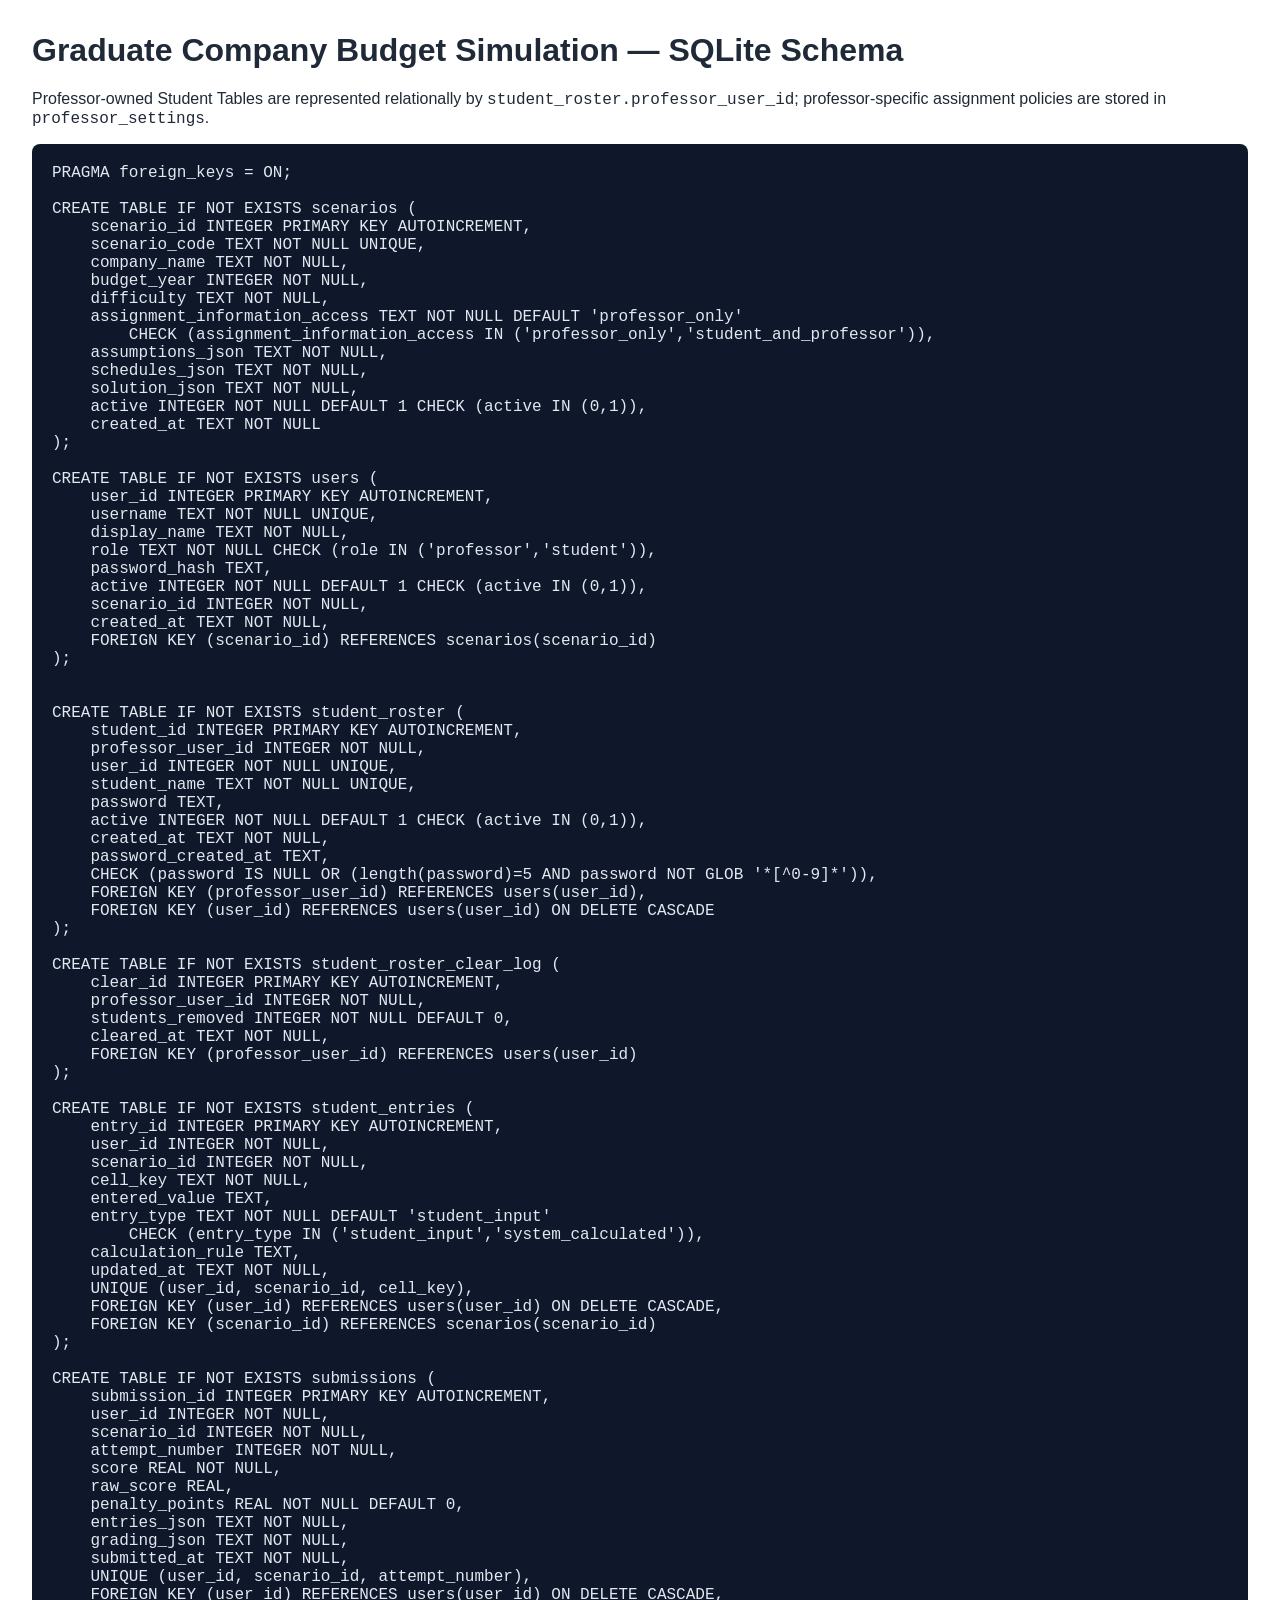
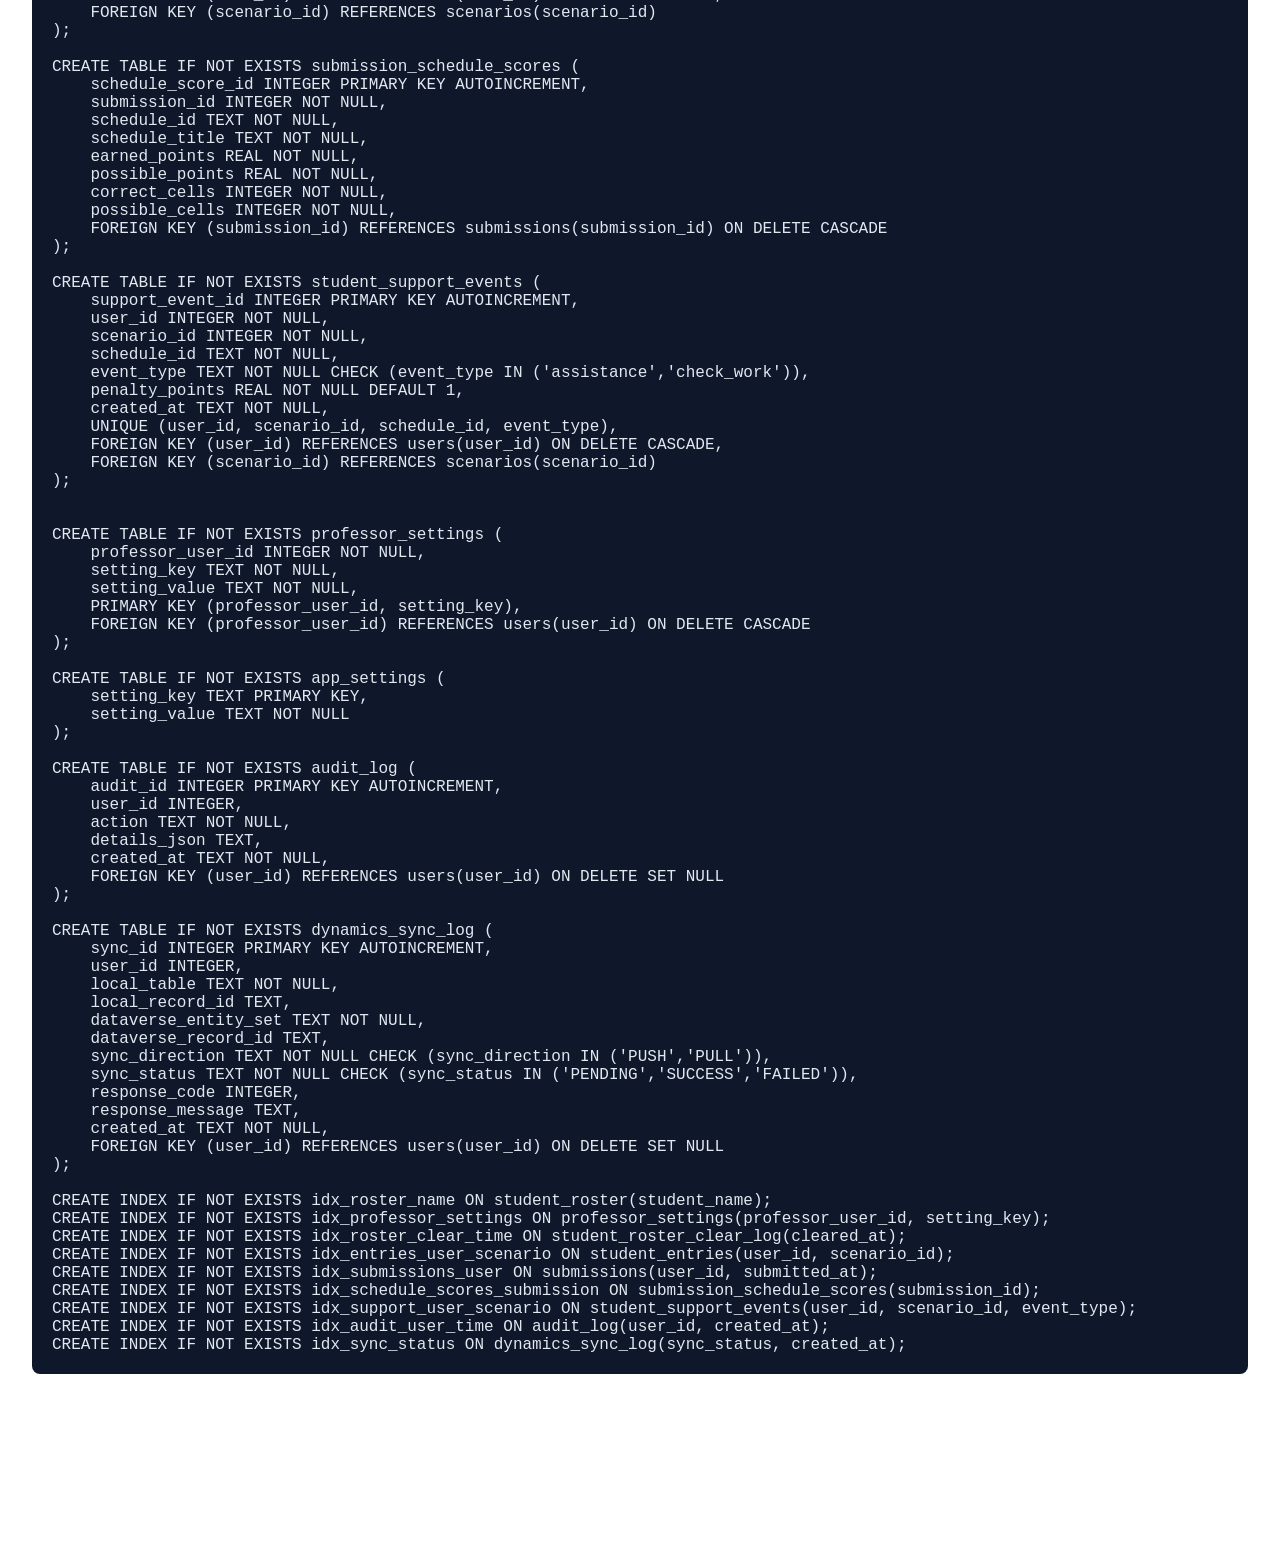
<file: static/docs/schema.html>
<!doctype html><html><head><meta charset="utf-8"><title>SQLite Schema</title><style>body{font-family:Arial,sans-serif;margin:32px;color:#1f2937}pre{background:#0f172a;color:#e2e8f0;padding:20px;overflow:auto;border-radius:8px;white-space:pre-wrap}code{font-family:Consolas,monospace}</style></head><body><h1>Graduate Company Budget Simulation — SQLite Schema</h1><p>Professor-owned Student Tables are represented relationally by <code>student_roster.professor_user_id</code>; professor-specific assignment policies are stored in <code>professor_settings</code>.</p><pre><code>PRAGMA foreign_keys = ON;

CREATE TABLE IF NOT EXISTS scenarios (
    scenario_id INTEGER PRIMARY KEY AUTOINCREMENT,
    scenario_code TEXT NOT NULL UNIQUE,
    company_name TEXT NOT NULL,
    budget_year INTEGER NOT NULL,
    difficulty TEXT NOT NULL,
    assignment_information_access TEXT NOT NULL DEFAULT &#x27;professor_only&#x27;
        CHECK (assignment_information_access IN (&#x27;professor_only&#x27;,&#x27;student_and_professor&#x27;)),
    assumptions_json TEXT NOT NULL,
    schedules_json TEXT NOT NULL,
    solution_json TEXT NOT NULL,
    active INTEGER NOT NULL DEFAULT 1 CHECK (active IN (0,1)),
    created_at TEXT NOT NULL
);

CREATE TABLE IF NOT EXISTS users (
    user_id INTEGER PRIMARY KEY AUTOINCREMENT,
    username TEXT NOT NULL UNIQUE,
    display_name TEXT NOT NULL,
    role TEXT NOT NULL CHECK (role IN (&#x27;professor&#x27;,&#x27;student&#x27;)),
    password_hash TEXT,
    active INTEGER NOT NULL DEFAULT 1 CHECK (active IN (0,1)),
    scenario_id INTEGER NOT NULL,
    created_at TEXT NOT NULL,
    FOREIGN KEY (scenario_id) REFERENCES scenarios(scenario_id)
);


CREATE TABLE IF NOT EXISTS student_roster (
    student_id INTEGER PRIMARY KEY AUTOINCREMENT,
    professor_user_id INTEGER NOT NULL,
    user_id INTEGER NOT NULL UNIQUE,
    student_name TEXT NOT NULL UNIQUE,
    password TEXT,
    active INTEGER NOT NULL DEFAULT 1 CHECK (active IN (0,1)),
    created_at TEXT NOT NULL,
    password_created_at TEXT,
    CHECK (password IS NULL OR (length(password)=5 AND password NOT GLOB &#x27;*[^0-9]*&#x27;)),
    FOREIGN KEY (professor_user_id) REFERENCES users(user_id),
    FOREIGN KEY (user_id) REFERENCES users(user_id) ON DELETE CASCADE
);

CREATE TABLE IF NOT EXISTS student_roster_clear_log (
    clear_id INTEGER PRIMARY KEY AUTOINCREMENT,
    professor_user_id INTEGER NOT NULL,
    students_removed INTEGER NOT NULL DEFAULT 0,
    cleared_at TEXT NOT NULL,
    FOREIGN KEY (professor_user_id) REFERENCES users(user_id)
);

CREATE TABLE IF NOT EXISTS student_entries (
    entry_id INTEGER PRIMARY KEY AUTOINCREMENT,
    user_id INTEGER NOT NULL,
    scenario_id INTEGER NOT NULL,
    cell_key TEXT NOT NULL,
    entered_value TEXT,
    entry_type TEXT NOT NULL DEFAULT &#x27;student_input&#x27;
        CHECK (entry_type IN (&#x27;student_input&#x27;,&#x27;system_calculated&#x27;)),
    calculation_rule TEXT,
    updated_at TEXT NOT NULL,
    UNIQUE (user_id, scenario_id, cell_key),
    FOREIGN KEY (user_id) REFERENCES users(user_id) ON DELETE CASCADE,
    FOREIGN KEY (scenario_id) REFERENCES scenarios(scenario_id)
);

CREATE TABLE IF NOT EXISTS submissions (
    submission_id INTEGER PRIMARY KEY AUTOINCREMENT,
    user_id INTEGER NOT NULL,
    scenario_id INTEGER NOT NULL,
    attempt_number INTEGER NOT NULL,
    score REAL NOT NULL,
    raw_score REAL,
    penalty_points REAL NOT NULL DEFAULT 0,
    entries_json TEXT NOT NULL,
    grading_json TEXT NOT NULL,
    submitted_at TEXT NOT NULL,
    UNIQUE (user_id, scenario_id, attempt_number),
    FOREIGN KEY (user_id) REFERENCES users(user_id) ON DELETE CASCADE,
    FOREIGN KEY (scenario_id) REFERENCES scenarios(scenario_id)
);

CREATE TABLE IF NOT EXISTS submission_schedule_scores (
    schedule_score_id INTEGER PRIMARY KEY AUTOINCREMENT,
    submission_id INTEGER NOT NULL,
    schedule_id TEXT NOT NULL,
    schedule_title TEXT NOT NULL,
    earned_points REAL NOT NULL,
    possible_points REAL NOT NULL,
    correct_cells INTEGER NOT NULL,
    possible_cells INTEGER NOT NULL,
    FOREIGN KEY (submission_id) REFERENCES submissions(submission_id) ON DELETE CASCADE
);

CREATE TABLE IF NOT EXISTS student_support_events (
    support_event_id INTEGER PRIMARY KEY AUTOINCREMENT,
    user_id INTEGER NOT NULL,
    scenario_id INTEGER NOT NULL,
    schedule_id TEXT NOT NULL,
    event_type TEXT NOT NULL CHECK (event_type IN (&#x27;assistance&#x27;,&#x27;check_work&#x27;)),
    penalty_points REAL NOT NULL DEFAULT 1,
    created_at TEXT NOT NULL,
    UNIQUE (user_id, scenario_id, schedule_id, event_type),
    FOREIGN KEY (user_id) REFERENCES users(user_id) ON DELETE CASCADE,
    FOREIGN KEY (scenario_id) REFERENCES scenarios(scenario_id)
);


CREATE TABLE IF NOT EXISTS professor_settings (
    professor_user_id INTEGER NOT NULL,
    setting_key TEXT NOT NULL,
    setting_value TEXT NOT NULL,
    PRIMARY KEY (professor_user_id, setting_key),
    FOREIGN KEY (professor_user_id) REFERENCES users(user_id) ON DELETE CASCADE
);

CREATE TABLE IF NOT EXISTS app_settings (
    setting_key TEXT PRIMARY KEY,
    setting_value TEXT NOT NULL
);

CREATE TABLE IF NOT EXISTS audit_log (
    audit_id INTEGER PRIMARY KEY AUTOINCREMENT,
    user_id INTEGER,
    action TEXT NOT NULL,
    details_json TEXT,
    created_at TEXT NOT NULL,
    FOREIGN KEY (user_id) REFERENCES users(user_id) ON DELETE SET NULL
);

CREATE TABLE IF NOT EXISTS dynamics_sync_log (
    sync_id INTEGER PRIMARY KEY AUTOINCREMENT,
    user_id INTEGER,
    local_table TEXT NOT NULL,
    local_record_id TEXT,
    dataverse_entity_set TEXT NOT NULL,
    dataverse_record_id TEXT,
    sync_direction TEXT NOT NULL CHECK (sync_direction IN (&#x27;PUSH&#x27;,&#x27;PULL&#x27;)),
    sync_status TEXT NOT NULL CHECK (sync_status IN (&#x27;PENDING&#x27;,&#x27;SUCCESS&#x27;,&#x27;FAILED&#x27;)),
    response_code INTEGER,
    response_message TEXT,
    created_at TEXT NOT NULL,
    FOREIGN KEY (user_id) REFERENCES users(user_id) ON DELETE SET NULL
);

CREATE INDEX IF NOT EXISTS idx_roster_name ON student_roster(student_name);
CREATE INDEX IF NOT EXISTS idx_professor_settings ON professor_settings(professor_user_id, setting_key);
CREATE INDEX IF NOT EXISTS idx_roster_clear_time ON student_roster_clear_log(cleared_at);
CREATE INDEX IF NOT EXISTS idx_entries_user_scenario ON student_entries(user_id, scenario_id);
CREATE INDEX IF NOT EXISTS idx_submissions_user ON submissions(user_id, submitted_at);
CREATE INDEX IF NOT EXISTS idx_schedule_scores_submission ON submission_schedule_scores(submission_id);
CREATE INDEX IF NOT EXISTS idx_support_user_scenario ON student_support_events(user_id, scenario_id, event_type);
CREATE INDEX IF NOT EXISTS idx_audit_user_time ON audit_log(user_id, created_at);
CREATE INDEX IF NOT EXISTS idx_sync_status ON dynamics_sync_log(sync_status, created_at);
</code></pre></body></html>
</file>
